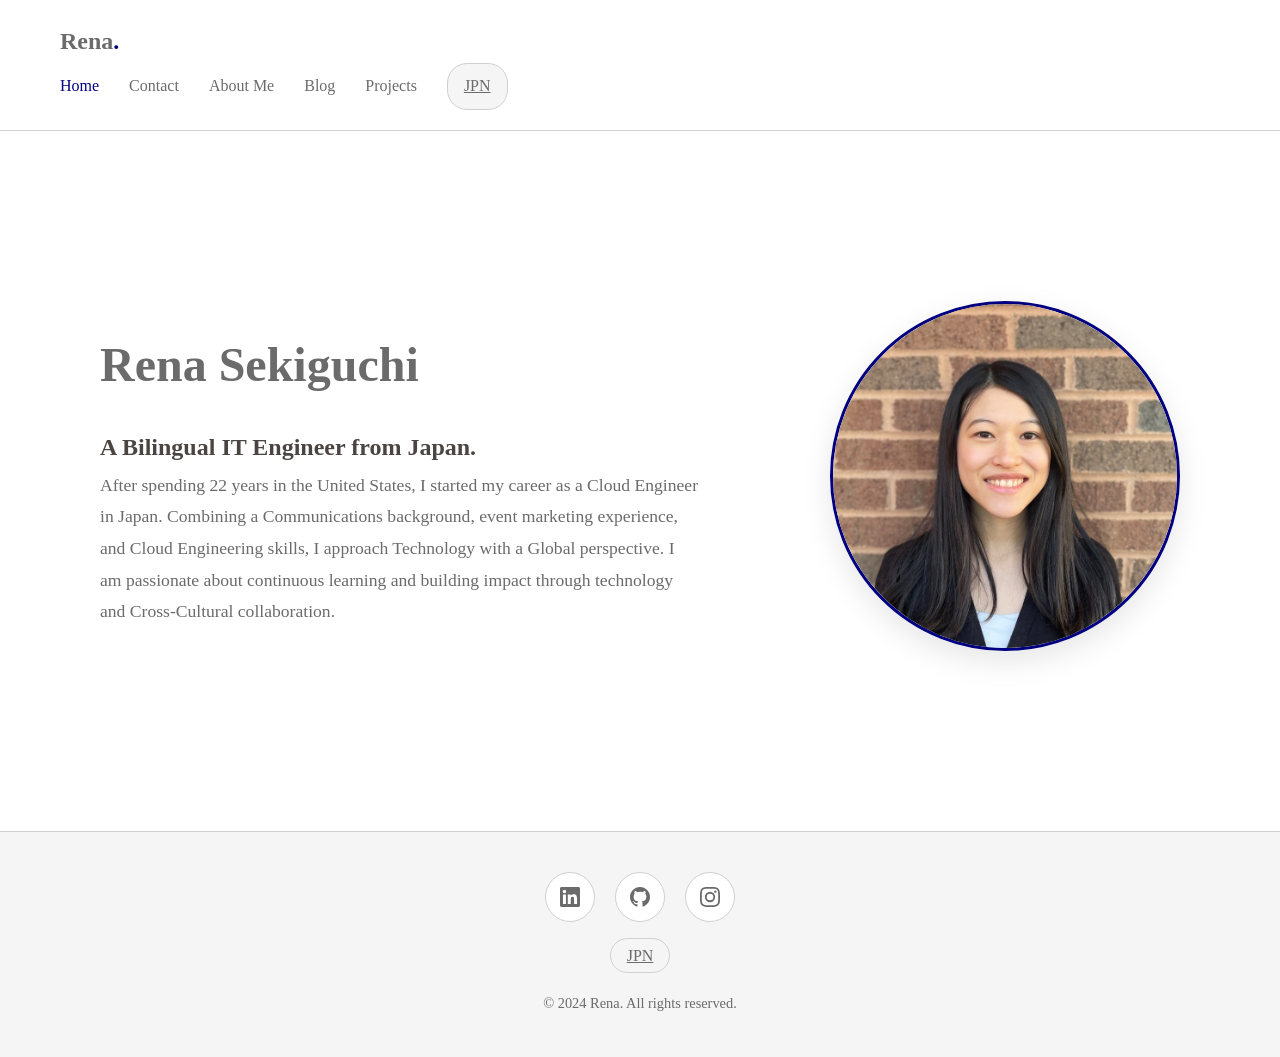
<file: index.html>
<!DOCTYPE html>
<html lang="en">
<head>
    <meta charset="UTF-8">
    <meta name="viewport" content="width=device-width, initial-scale=1.0">
    <title>Rena's Portfolio | Home</title>
    <link rel="stylesheet" href="css/renas-portfolio.css">
</head>
<body>
    <!-- Header -->
    <header>
        <div class="logo">Rena<span>.</span></div>
        <div class="header-right">
            <nav>
                <ul>
                    <li><a href="index.html" class="nav-link active">Home</a></li>
                    <li><a href="contact.html" class="nav-link">Contact</a></li>
                    <li><a href="about.html" class="nav-link">About Me</a></li>
                    <li><a href="blog.html" class="nav-link">Blog</a></li>
                    <li><a href="projects.html" class="nav-link">Projects</a></li>
                </ul>
            </nav>
            <a href="index.jpn.html" class="lang-toggle">JPN</a>
        </div>
    </header>

    <!-- Main Content -->
    <main>
        <section class="page active">
            <div class="home-content">
                <div class="home-text">
                    <h1>Rena Sekiguchi</h1>
                    <h2>A Bilingual IT Engineer from Japan.</h2>
                    <p>After spending 22 years in the United States, I started my career as a Cloud Engineer in Japan. Combining a Communications background, event marketing experience, and Cloud Engineering skills, I approach Technology with a Global perspective. I am passionate about continuous learning and building impact through technology and Cross-Cultural collaboration.</p>
                </div>
                <div class="profile-image">
                    <img src="./img/renas-profile-pic.jpg" alt="Rena's Profile Picture">
                </div>
            </div>
        </section>
    </main>

    <!-- Footer -->
    <footer>
        <div class="social-links">
            <a href="https://linkedin.com" target="_blank" title="LinkedIn">
                <svg width="20" height="20" fill="currentColor" viewBox="0 0 24 24">
                    <path d="M20.447 20.452h-3.554v-5.569c0-1.328-.027-3.037-1.852-3.037-1.853 0-2.136 1.445-2.136 2.939v5.667H9.351V9h3.414v1.561h.046c.477-.9 1.637-1.85 3.37-1.85 3.601 0 4.267 2.37 4.267 5.455v6.286zM5.337 7.433c-1.144 0-2.063-.926-2.063-2.065 0-1.138.92-2.063 2.063-2.063 1.14 0 2.064.925 2.064 2.063 0 1.139-.925 2.065-2.064 2.065zm1.782 13.019H3.555V9h3.564v11.452zM22.225 0H1.771C.792 0 0 .774 0 1.729v20.542C0 23.227.792 24 1.771 24h20.451C23.2 24 24 23.227 24 22.271V1.729C24 .774 23.2 0 22.222 0h.003z"/>
                </svg>
            </a>
            <a href="https://github.com" target="_blank" title="GitHub">
                <svg width="20" height="20" fill="currentColor" viewBox="0 0 24 24">
                    <path d="M12 0C5.374 0 0 5.373 0 12c0 5.302 3.438 9.8 8.207 11.387.599.111.793-.261.793-.577v-2.234c-3.338.726-4.033-1.416-4.033-1.416-.546-1.387-1.333-1.756-1.333-1.756-1.089-.745.083-.729.083-.729 1.205.084 1.839 1.237 1.839 1.237 1.07 1.834 2.807 1.304 3.492.997.107-.775.418-1.305.762-1.604-2.665-.305-5.467-1.334-5.467-5.931 0-1.311.469-2.381 1.236-3.221-.124-.303-.535-1.524.117-3.176 0 0 1.008-.322 3.301 1.23A11.509 11.509 0 0112 5.803c1.02.005 2.047.138 3.006.404 2.291-1.552 3.297-1.23 3.297-1.23.653 1.653.242 2.874.118 3.176.77.84 1.235 1.911 1.235 3.221 0 4.609-2.807 5.624-5.479 5.921.43.372.823 1.102.823 2.222v3.293c0 .319.192.694.801.576C20.566 21.797 24 17.3 24 12c0-6.627-5.373-12-12-12z"/>
                </svg>
            </a>
            <a href="https://instagram.com" target="_blank" title="Instagram">
                <svg width="20" height="20" fill="currentColor" viewBox="0 0 24 24">
                    <path d="M12 2.163c3.204 0 3.584.012 4.85.07 3.252.148 4.771 1.691 4.919 4.919.058 1.265.069 1.645.069 4.849 0 3.205-.012 3.584-.069 4.849-.149 3.225-1.664 4.771-4.919 4.919-1.266.058-1.644.07-4.85.07-3.204 0-3.584-.012-4.849-.07-3.26-.149-4.771-1.699-4.919-4.92-.058-1.265-.07-1.644-.07-4.849 0-3.204.013-3.583.07-4.849.149-3.227 1.664-4.771 4.919-4.919 1.266-.057 1.645-.069 4.849-.069zM12 0C8.741 0 8.333.014 7.053.072 2.695.272.273 2.69.073 7.052.014 8.333 0 8.741 0 12c0 3.259.014 3.668.072 4.948.2 4.358 2.618 6.78 6.98 6.98C8.333 23.986 8.741 24 12 24c3.259 0 3.668-.014 4.948-.072 4.354-.2 6.782-2.618 6.979-6.98.059-1.28.073-1.689.073-4.948 0-3.259-.014-3.667-.072-4.947-.196-4.354-2.617-6.78-6.979-6.98C15.668.014 15.259 0 12 0zm0 5.838a6.162 6.162 0 100 12.324 6.162 6.162 0 000-12.324zM12 16a4 4 0 110-8 4 4 0 010 8zm6.406-11.845a1.44 1.44 0 100 2.881 1.44 1.44 0 000-2.881z"/>
                </svg>
            </a>
        </div>
        <div class="footer-lang">
            <a href="index.jpn.html" class="lang-toggle">JPN</a>
        </div>
        <p class="copyright">&copy; 2024 Rena. All rights reserved.</p>
    </footer>
</body>
</html>
</file>
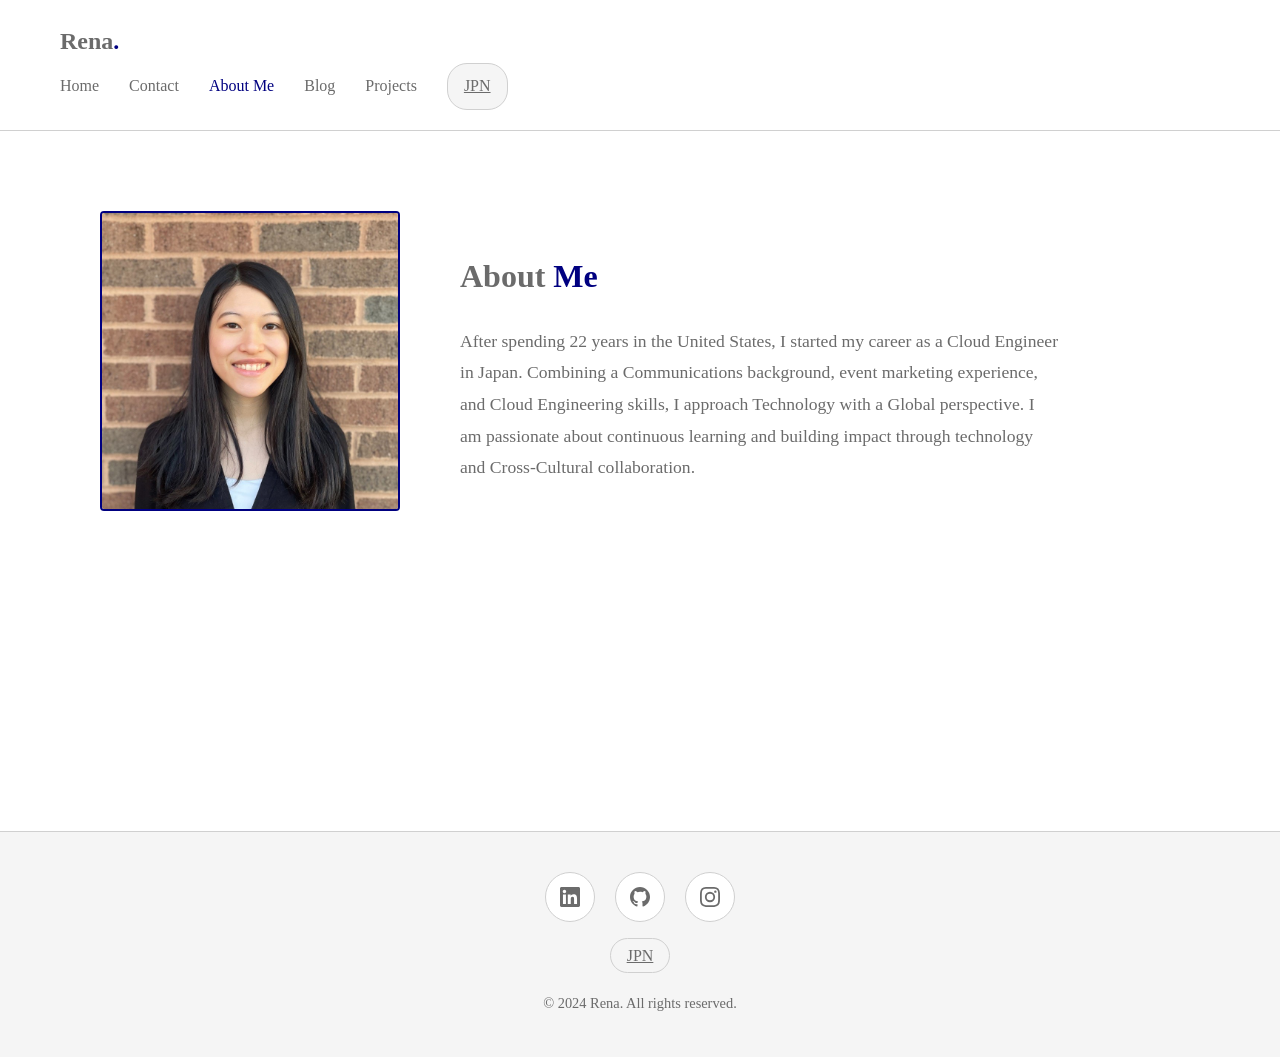
<file: about.html>
<!DOCTYPE html>
<html lang="en">
<head>
    <meta charset="UTF-8">
    <meta name="viewport" content="width=device-width, initial-scale=1.0">
    <title>Rena's Portfolio | About Me</title>
    <link rel="stylesheet" href="css/renas-portfolio.css">
</head>
<body>
    <!-- Header -->
    <header>
        <div class="logo">Rena<span>.</span></div>
        <div class="header-right">
            <nav>
                <ul>
                    <li><a href="index.html" class="nav-link">Home</a></li>
                    <li><a href="contact.html" class="nav-link">Contact</a></li>
                    <li><a href="about.html" class="nav-link active">About Me</a></li>
                    <li><a href="blog.html" class="nav-link">Blog</a></li>
                    <li><a href="projects.html" class="nav-link">Projects</a></li>
                </ul>
            </nav>
            <a href="about.jpn.html" class="lang-toggle">JPN</a>
        </div>
    </header>

    <!-- Main Content -->
    <main>
        <section class="page active">
            <div class="about-content">
                <div class="about-image">
                    <img src="./img/renas-profile-pic.jpg" alt="Rena's Profile Picture">
                </div>
                <div class="about-text">
                    <h2>About <span>Me</span></h2>
                    <p>After spending 22 years in the United States, I started my career as a Cloud Engineer in Japan. Combining a Communications background, event marketing experience, and Cloud Engineering skills, I approach Technology with a Global perspective. I am passionate about continuous learning and building impact through technology and Cross-Cultural collaboration.</p>
                </div>
            </div>
        </section>
    </main>

    <!-- Footer -->
    <footer>
        <div class="social-links">
            <a href="https://linkedin.com" target="_blank" title="LinkedIn">
                <svg width="20" height="20" fill="currentColor" viewBox="0 0 24 24">
                    <path d="M20.447 20.452h-3.554v-5.569c0-1.328-.027-3.037-1.852-3.037-1.853 0-2.136 1.445-2.136 2.939v5.667H9.351V9h3.414v1.561h.046c.477-.9 1.637-1.85 3.37-1.85 3.601 0 4.267 2.37 4.267 5.455v6.286zM5.337 7.433c-1.144 0-2.063-.926-2.063-2.065 0-1.138.92-2.063 2.063-2.063 1.14 0 2.064.925 2.064 2.063 0 1.139-.925 2.065-2.064 2.065zm1.782 13.019H3.555V9h3.564v11.452zM22.225 0H1.771C.792 0 0 .774 0 1.729v20.542C0 23.227.792 24 1.771 24h20.451C23.2 24 24 23.227 24 22.271V1.729C24 .774 23.2 0 22.222 0h.003z"/>
                </svg>
            </a>
            <a href="https://github.com" target="_blank" title="GitHub">
                <svg width="20" height="20" fill="currentColor" viewBox="0 0 24 24">
                    <path d="M12 0C5.374 0 0 5.373 0 12c0 5.302 3.438 9.8 8.207 11.387.599.111.793-.261.793-.577v-2.234c-3.338.726-4.033-1.416-4.033-1.416-.546-1.387-1.333-1.756-1.333-1.756-1.089-.745.083-.729.083-.729 1.205.084 1.839 1.237 1.839 1.237 1.07 1.834 2.807 1.304 3.492.997.107-.775.418-1.305.762-1.604-2.665-.305-5.467-1.334-5.467-5.931 0-1.311.469-2.381 1.236-3.221-.124-.303-.535-1.524.117-3.176 0 0 1.008-.322 3.301 1.23A11.509 11.509 0 0112 5.803c1.02.005 2.047.138 3.006.404 2.291-1.552 3.297-1.23 3.297-1.23.653 1.653.242 2.874.118 3.176.77.84 1.235 1.911 1.235 3.221 0 4.609-2.807 5.624-5.479 5.921.43.372.823 1.102.823 2.222v3.293c0 .319.192.694.801.576C20.566 21.797 24 17.3 24 12c0-6.627-5.373-12-12-12z"/>
                </svg>
            </a>
            <a href="https://instagram.com" target="_blank" title="Instagram">
                <svg width="20" height="20" fill="currentColor" viewBox="0 0 24 24">
                    <path d="M12 2.163c3.204 0 3.584.012 4.85.07 3.252.148 4.771 1.691 4.919 4.919.058 1.265.069 1.645.069 4.849 0 3.205-.012 3.584-.069 4.849-.149 3.225-1.664 4.771-4.919 4.919-1.266.058-1.644.07-4.85.07-3.204 0-3.584-.012-4.849-.07-3.26-.149-4.771-1.699-4.919-4.92-.058-1.265-.07-1.644-.07-4.849 0-3.204.013-3.583.07-4.849.149-3.227 1.664-4.771 4.919-4.919 1.266-.057 1.645-.069 4.849-.069zM12 0C8.741 0 8.333.014 7.053.072 2.695.272.273 2.69.073 7.052.014 8.333 0 8.741 0 12c0 3.259.014 3.668.072 4.948.2 4.358 2.618 6.78 6.98 6.98C8.333 23.986 8.741 24 12 24c3.259 0 3.668-.014 4.948-.072 4.354-.2 6.782-2.618 6.979-6.98.059-1.28.073-1.689.073-4.948 0-3.259-.014-3.667-.072-4.947-.196-4.354-2.617-6.78-6.979-6.98C15.668.014 15.259 0 12 0zm0 5.838a6.162 6.162 0 100 12.324 6.162 6.162 0 000-12.324zM12 16a4 4 0 110-8 4 4 0 010 8zm6.406-11.845a1.44 1.44 0 100 2.881 1.44 1.44 0 000-2.881z"/>
                </svg>
            </a>
        </div>
        <div class="footer-lang">
            <a href="about.jpn.html" class="lang-toggle">JPN</a>
        </div>
        <p class="copyright">&copy; 2024 Rena. All rights reserved.</p>
    </footer>
</body>
</html>
</file>
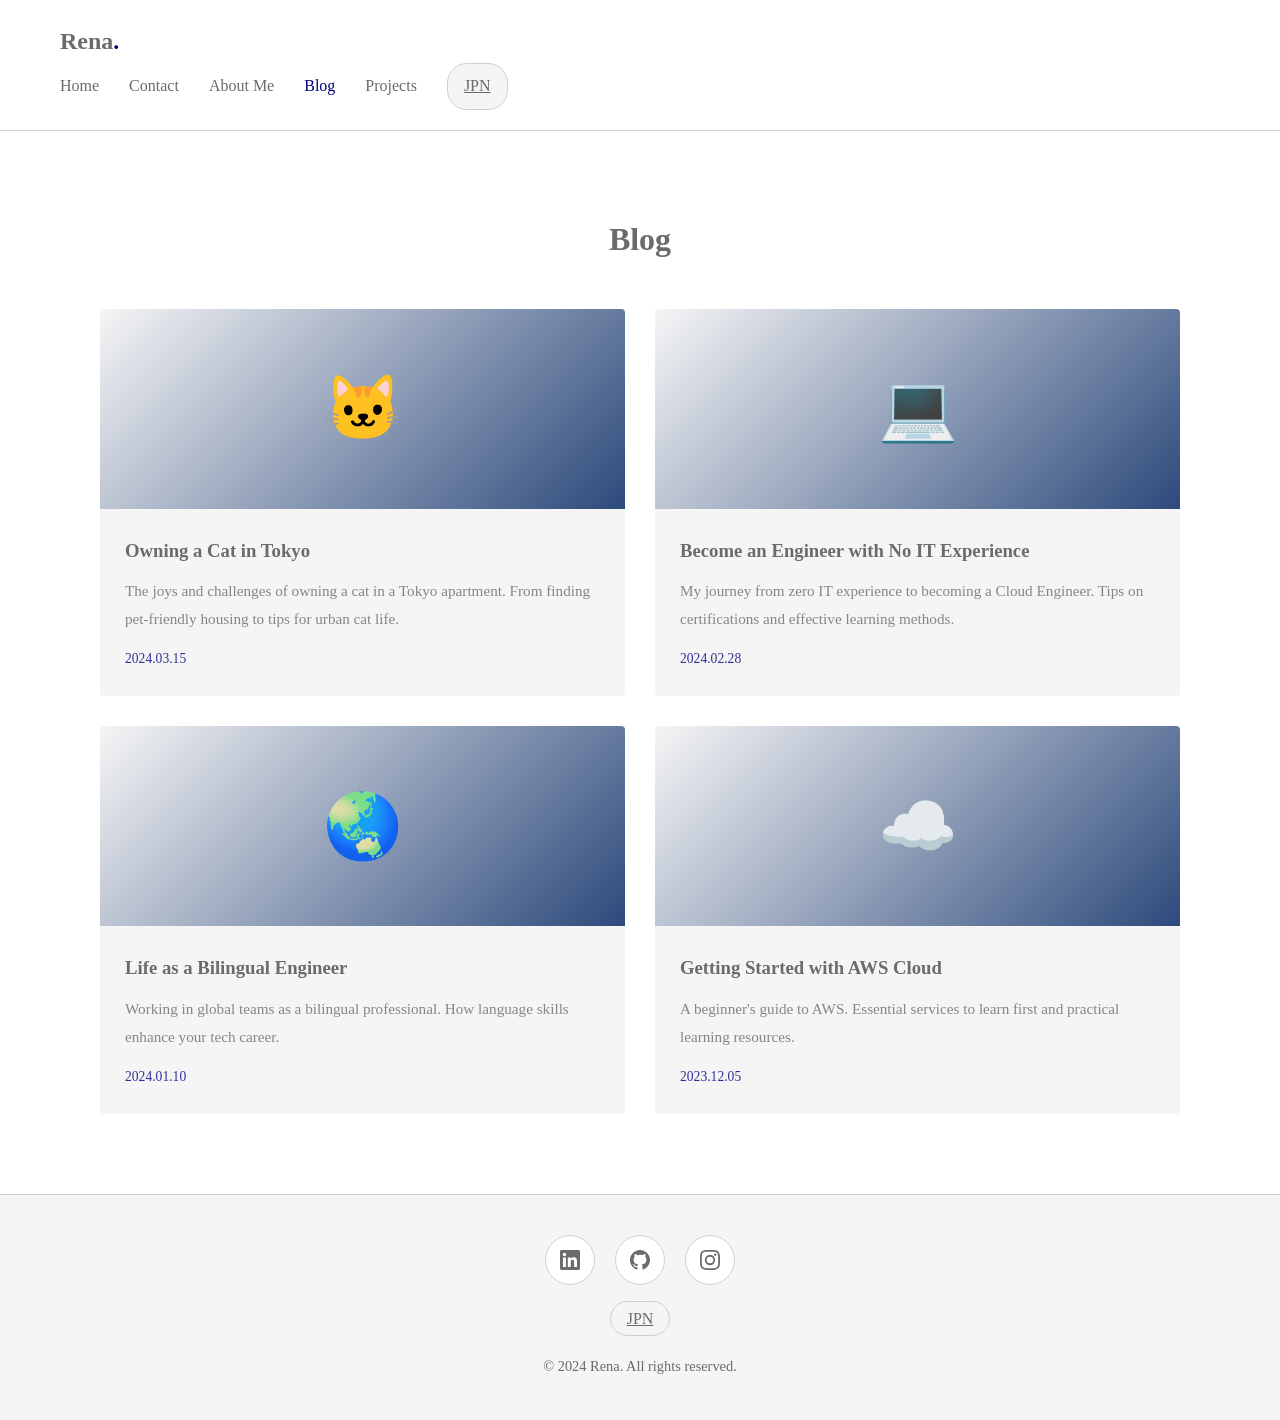
<file: blog.html>
<!DOCTYPE html>
<html lang="en">
<head>
    <meta charset="UTF-8">
    <meta name="viewport" content="width=device-width, initial-scale=1.0">
    <title>Rena's Portfolio | Blog</title>
    <link rel="stylesheet" href="css/renas-portfolio.css">
</head>
<body>
    <!-- Header -->
    <header>
        <div class="logo">Rena<span>.</span></div>
        <div class="header-right">
            <nav>
                <ul>
                    <li><a href="index.html" class="nav-link">Home</a></li>
                    <li><a href="contact.html" class="nav-link">Contact</a></li>
                    <li><a href="about.html" class="nav-link">About Me</a></li>
                    <li><a href="blog.html" class="nav-link active">Blog</a></li>
                    <li><a href="projects.html" class="nav-link">Projects</a></li>
                </ul>
            </nav>
            <a href="blog.jpn.html" class="lang-toggle">JPN</a>
        </div>
    </header>

    <!-- Main Content -->
    <main>
        <section class="page active">
            <div class="blog-content">
                <h2>Blog</h2>
                <div class="blog-grid">
                    <article class="blog-card">
                        <div class="blog-card-image">🐱</div>
                        <div class="blog-card-content">
                            <h3>Owning a Cat in Tokyo</h3>
                            <p>The joys and challenges of owning a cat in a Tokyo apartment. From finding pet-friendly housing to tips for urban cat life.</p>
                            <p class="date">2024.03.15</p>
                        </div>
                    </article>
                    <article class="blog-card">
                        <div class="blog-card-image">💻</div>
                        <div class="blog-card-content">
                            <h3>Become an Engineer with No IT Experience</h3>
                            <p>My journey from zero IT experience to becoming a Cloud Engineer. Tips on certifications and effective learning methods.</p>
                            <p class="date">2024.02.28</p>
                        </div>
                    </article>
                    <article class="blog-card">
                        <div class="blog-card-image">🌏</div>
                        <div class="blog-card-content">
                            <h3>Life as a Bilingual Engineer</h3>
                            <p>Working in global teams as a bilingual professional. How language skills enhance your tech career.</p>
                            <p class="date">2024.01.10</p>
                        </div>
                    </article>
                    <article class="blog-card">
                        <div class="blog-card-image">☁️</div>
                        <div class="blog-card-content">
                            <h3>Getting Started with AWS Cloud</h3>
                            <p>A beginner's guide to AWS. Essential services to learn first and practical learning resources.</p>
                            <p class="date">2023.12.05</p>
                        </div>
                    </article>
                </div>
            </div>
        </section>
    </main>

    <!-- Footer -->
    <footer>
        <div class="social-links">
            <a href="https://linkedin.com" target="_blank" title="LinkedIn">
                <svg width="20" height="20" fill="currentColor" viewBox="0 0 24 24">
                    <path d="M20.447 20.452h-3.554v-5.569c0-1.328-.027-3.037-1.852-3.037-1.853 0-2.136 1.445-2.136 2.939v5.667H9.351V9h3.414v1.561h.046c.477-.9 1.637-1.85 3.37-1.85 3.601 0 4.267 2.37 4.267 5.455v6.286zM5.337 7.433c-1.144 0-2.063-.926-2.063-2.065 0-1.138.92-2.063 2.063-2.063 1.14 0 2.064.925 2.064 2.063 0 1.139-.925 2.065-2.064 2.065zm1.782 13.019H3.555V9h3.564v11.452zM22.225 0H1.771C.792 0 0 .774 0 1.729v20.542C0 23.227.792 24 1.771 24h20.451C23.2 24 24 23.227 24 22.271V1.729C24 .774 23.2 0 22.222 0h.003z"/>
                </svg>
            </a>
            <a href="https://github.com" target="_blank" title="GitHub">
                <svg width="20" height="20" fill="currentColor" viewBox="0 0 24 24">
                    <path d="M12 0C5.374 0 0 5.373 0 12c0 5.302 3.438 9.8 8.207 11.387.599.111.793-.261.793-.577v-2.234c-3.338.726-4.033-1.416-4.033-1.416-.546-1.387-1.333-1.756-1.333-1.756-1.089-.745.083-.729.083-.729 1.205.084 1.839 1.237 1.839 1.237 1.07 1.834 2.807 1.304 3.492.997.107-.775.418-1.305.762-1.604-2.665-.305-5.467-1.334-5.467-5.931 0-1.311.469-2.381 1.236-3.221-.124-.303-.535-1.524.117-3.176 0 0 1.008-.322 3.301 1.23A11.509 11.509 0 0112 5.803c1.02.005 2.047.138 3.006.404 2.291-1.552 3.297-1.23 3.297-1.23.653 1.653.242 2.874.118 3.176.77.84 1.235 1.911 1.235 3.221 0 4.609-2.807 5.624-5.479 5.921.43.372.823 1.102.823 2.222v3.293c0 .319.192.694.801.576C20.566 21.797 24 17.3 24 12c0-6.627-5.373-12-12-12z"/>
                </svg>
            </a>
            <a href="https://instagram.com" target="_blank" title="Instagram">
                <svg width="20" height="20" fill="currentColor" viewBox="0 0 24 24">
                    <path d="M12 2.163c3.204 0 3.584.012 4.85.07 3.252.148 4.771 1.691 4.919 4.919.058 1.265.069 1.645.069 4.849 0 3.205-.012 3.584-.069 4.849-.149 3.225-1.664 4.771-4.919 4.919-1.266.058-1.644.07-4.85.07-3.204 0-3.584-.012-4.849-.07-3.26-.149-4.771-1.699-4.919-4.92-.058-1.265-.07-1.644-.07-4.849 0-3.204.013-3.583.07-4.849.149-3.227 1.664-4.771 4.919-4.919 1.266-.057 1.645-.069 4.849-.069zM12 0C8.741 0 8.333.014 7.053.072 2.695.272.273 2.69.073 7.052.014 8.333 0 8.741 0 12c0 3.259.014 3.668.072 4.948.2 4.358 2.618 6.78 6.98 6.98C8.333 23.986 8.741 24 12 24c3.259 0 3.668-.014 4.948-.072 4.354-.2 6.782-2.618 6.979-6.98.059-1.28.073-1.689.073-4.948 0-3.259-.014-3.667-.072-4.947-.196-4.354-2.617-6.78-6.979-6.98C15.668.014 15.259 0 12 0zm0 5.838a6.162 6.162 0 100 12.324 6.162 6.162 0 000-12.324zM12 16a4 4 0 110-8 4 4 0 010 8zm6.406-11.845a1.44 1.44 0 100 2.881 1.44 1.44 0 000-2.881z"/>
                </svg>
            </a>
        </div>
        <div class="footer-lang">
            <a href="blog.jpn.html" class="lang-toggle">JPN</a>
        </div>
        <p class="copyright">&copy; 2024 Rena. All rights reserved.</p>
    </footer>
</body>
</html>
</file>
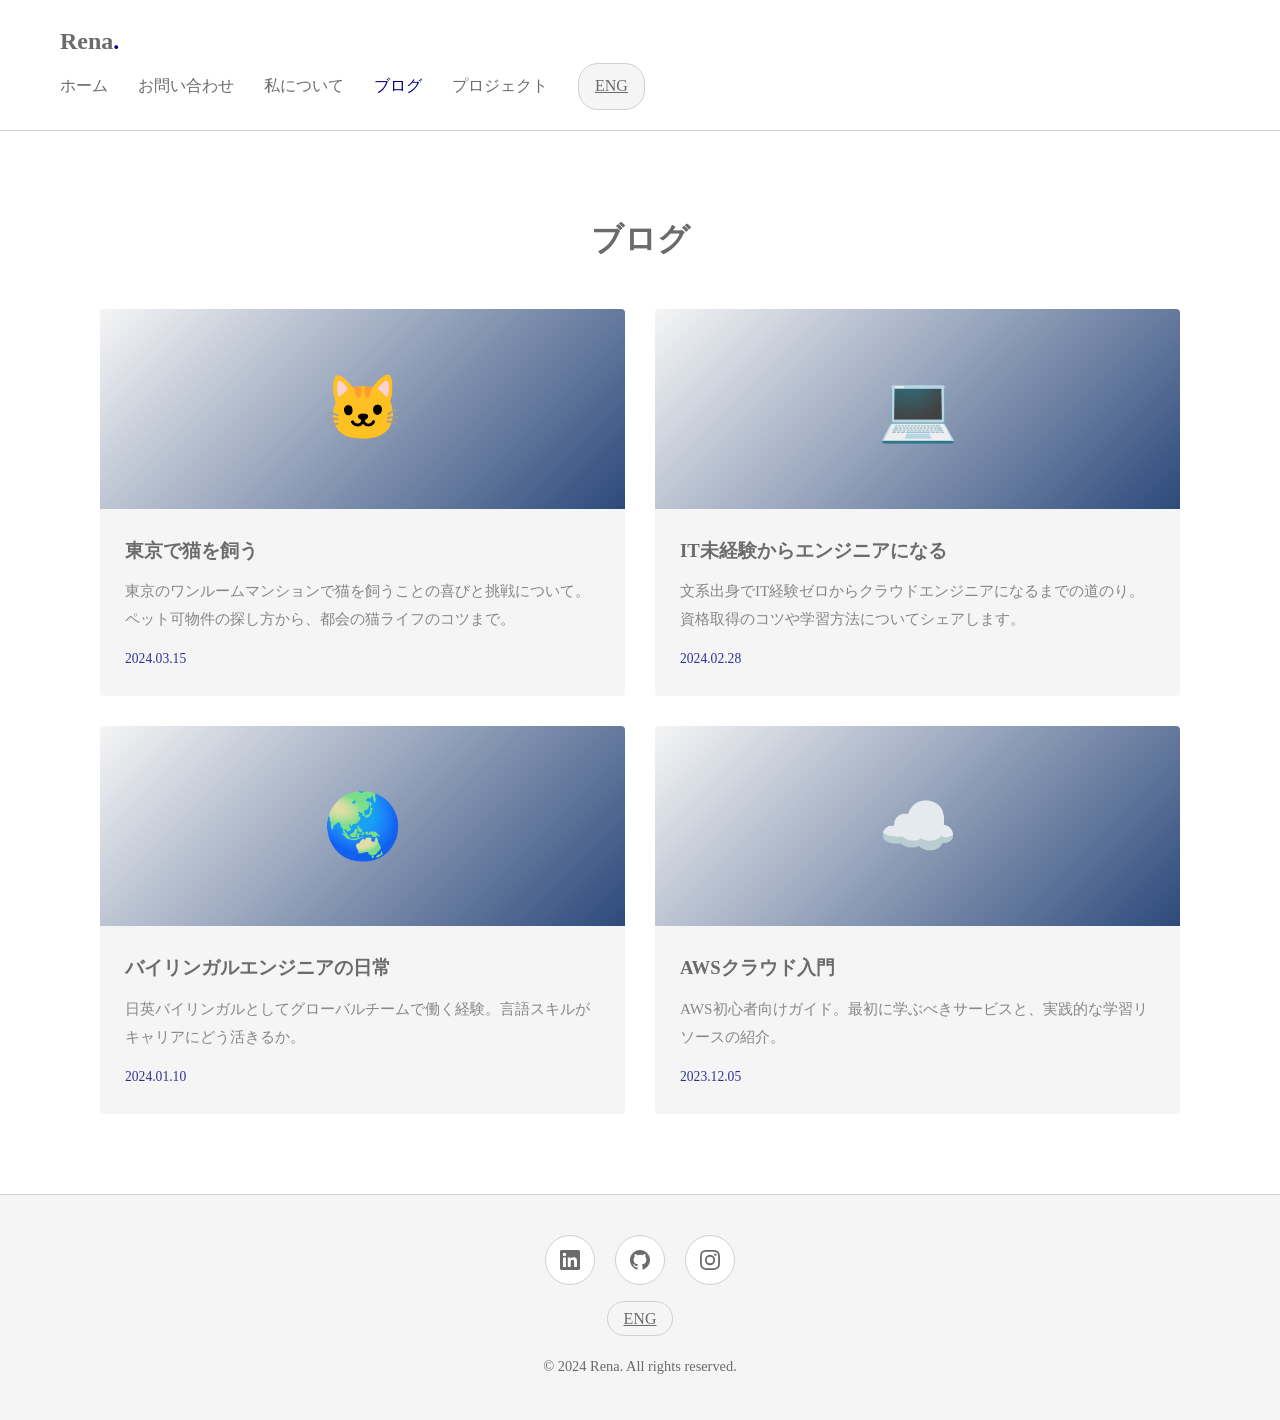
<file: blog.jpn.html>
<!DOCTYPE html>
<html lang="ja">
<head>
    <meta charset="UTF-8">
    <meta name="viewport" content="width=device-width, initial-scale=1.0">
    <title>Rena's Portfolio | ブログ</title>
    <link rel="stylesheet" href="renas-portfolio.css">
</head>
<body>
    <!-- Header -->
    <header>
        <div class="logo">Rena<span>.</span></div>
        <div class="header-right">
            <nav>
                <ul>
                    <li><a href="index.jpn.html" class="nav-link">ホーム</a></li>
                    <li><a href="contact.jpn.html" class="nav-link">お問い合わせ</a></li>
                    <li><a href="about.jpn.html" class="nav-link">私について</a></li>
                    <li><a href="blog.jpn.html" class="nav-link active">ブログ</a></li>
                    <li><a href="projects.jpn.html" class="nav-link">プロジェクト</a></li>
                </ul>
            </nav>
            <a href="blog.html" class="lang-toggle">ENG</a>
        </div>
    </header>

    <!-- Main Content -->
    <main>
        <section class="page active">
            <div class="blog-content">
                <h2>ブログ</h2>
                <div class="blog-grid">
                    <article class="blog-card">
                        <div class="blog-card-image">🐱</div>
                        <div class="blog-card-content">
                            <h3>東京で猫を飼う</h3>
                            <p>東京のワンルームマンションで猫を飼うことの喜びと挑戦について。ペット可物件の探し方から、都会の猫ライフのコツまで。</p>
                            <p class="date">2024.03.15</p>
                        </div>
                    </article>
                    <article class="blog-card">
                        <div class="blog-card-image">💻</div>
                        <div class="blog-card-content">
                            <h3>IT未経験からエンジニアになる</h3>
                            <p>文系出身でIT経験ゼロからクラウドエンジニアになるまでの道のり。資格取得のコツや学習方法についてシェアします。</p>
                            <p class="date">2024.02.28</p>
                        </div>
                    </article>
                    <article class="blog-card">
                        <div class="blog-card-image">🌏</div>
                        <div class="blog-card-content">
                            <h3>バイリンガルエンジニアの日常</h3>
                            <p>日英バイリンガルとしてグローバルチームで働く経験。言語スキルがキャリアにどう活きるか。</p>
                            <p class="date">2024.01.10</p>
                        </div>
                    </article>
                    <article class="blog-card">
                        <div class="blog-card-image">☁️</div>
                        <div class="blog-card-content">
                            <h3>AWSクラウド入門</h3>
                            <p>AWS初心者向けガイド。最初に学ぶべきサービスと、実践的な学習リソースの紹介。</p>
                            <p class="date">2023.12.05</p>
                        </div>
                    </article>
                </div>
            </div>
        </section>
    </main>

    <!-- Footer -->
    <footer>
        <div class="social-links">
            <a href="https://linkedin.com" target="_blank" title="LinkedIn">
                <svg width="20" height="20" fill="currentColor" viewBox="0 0 24 24">
                    <path d="M20.447 20.452h-3.554v-5.569c0-1.328-.027-3.037-1.852-3.037-1.853 0-2.136 1.445-2.136 2.939v5.667H9.351V9h3.414v1.561h.046c.477-.9 1.637-1.85 3.37-1.85 3.601 0 4.267 2.37 4.267 5.455v6.286zM5.337 7.433c-1.144 0-2.063-.926-2.063-2.065 0-1.138.92-2.063 2.063-2.063 1.14 0 2.064.925 2.064 2.063 0 1.139-.925 2.065-2.064 2.065zm1.782 13.019H3.555V9h3.564v11.452zM22.225 0H1.771C.792 0 0 .774 0 1.729v20.542C0 23.227.792 24 1.771 24h20.451C23.2 24 24 23.227 24 22.271V1.729C24 .774 23.2 0 22.222 0h.003z"/>
                </svg>
            </a>
            <a href="https://github.com" target="_blank" title="GitHub">
                <svg width="20" height="20" fill="currentColor" viewBox="0 0 24 24">
                    <path d="M12 0C5.374 0 0 5.373 0 12c0 5.302 3.438 9.8 8.207 11.387.599.111.793-.261.793-.577v-2.234c-3.338.726-4.033-1.416-4.033-1.416-.546-1.387-1.333-1.756-1.333-1.756-1.089-.745.083-.729.083-.729 1.205.084 1.839 1.237 1.839 1.237 1.07 1.834 2.807 1.304 3.492.997.107-.775.418-1.305.762-1.604-2.665-.305-5.467-1.334-5.467-5.931 0-1.311.469-2.381 1.236-3.221-.124-.303-.535-1.524.117-3.176 0 0 1.008-.322 3.301 1.23A11.509 11.509 0 0112 5.803c1.02.005 2.047.138 3.006.404 2.291-1.552 3.297-1.23 3.297-1.23.653 1.653.242 2.874.118 3.176.77.84 1.235 1.911 1.235 3.221 0 4.609-2.807 5.624-5.479 5.921.43.372.823 1.102.823 2.222v3.293c0 .319.192.694.801.576C20.566 21.797 24 17.3 24 12c0-6.627-5.373-12-12-12z"/>
                </svg>
            </a>
            <a href="https://instagram.com" target="_blank" title="Instagram">
                <svg width="20" height="20" fill="currentColor" viewBox="0 0 24 24">
                    <path d="M12 2.163c3.204 0 3.584.012 4.85.07 3.252.148 4.771 1.691 4.919 4.919.058 1.265.069 1.645.069 4.849 0 3.205-.012 3.584-.069 4.849-.149 3.225-1.664 4.771-4.919 4.919-1.266.058-1.644.07-4.85.07-3.204 0-3.584-.012-4.849-.07-3.26-.149-4.771-1.699-4.919-4.92-.058-1.265-.07-1.644-.07-4.849 0-3.204.013-3.583.07-4.849.149-3.227 1.664-4.771 4.919-4.919 1.266-.057 1.645-.069 4.849-.069zM12 0C8.741 0 8.333.014 7.053.072 2.695.272.273 2.69.073 7.052.014 8.333 0 8.741 0 12c0 3.259.014 3.668.072 4.948.2 4.358 2.618 6.78 6.98 6.98C8.333 23.986 8.741 24 12 24c3.259 0 3.668-.014 4.948-.072 4.354-.2 6.782-2.618 6.979-6.98.059-1.28.073-1.689.073-4.948 0-3.259-.014-3.667-.072-4.947-.196-4.354-2.617-6.78-6.979-6.98C15.668.014 15.259 0 12 0zm0 5.838a6.162 6.162 0 100 12.324 6.162 6.162 0 000-12.324zM12 16a4 4 0 110-8 4 4 0 010 8zm6.406-11.845a1.44 1.44 0 100 2.881 1.44 1.44 0 000-2.881z"/>
                </svg>
            </a>
        </div>
        <div class="footer-lang">
            <a href="blog.html" class="lang-toggle">ENG</a>
        </div>
        <p class="copyright">&copy; 2024 Rena. All rights reserved.</p>
    </footer>
</body>
</html>
</file>
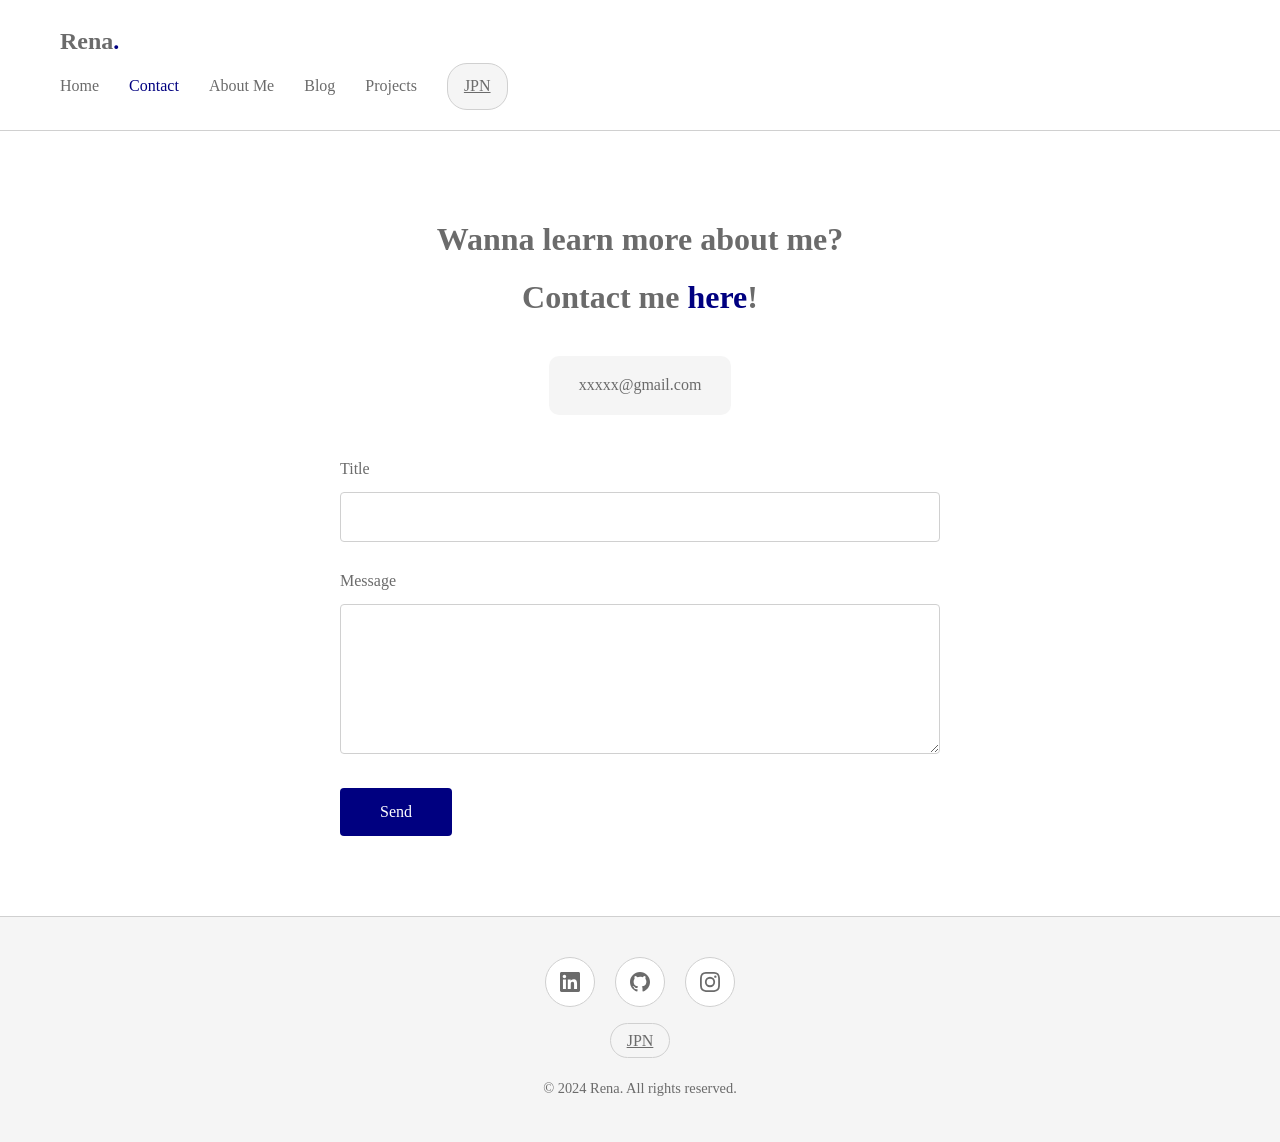
<file: contact.html>
<!DOCTYPE html>
<html lang="en">
<head>
    <meta charset="UTF-8">
    <meta name="viewport" content="width=device-width, initial-scale=1.0">
    <title>Rena's Portfolio | Contact</title>
    <link rel="stylesheet" href="css/renas-portfolio.css">
</head>
<body>
    <!-- Header -->
    <header>
        <div class="logo">Rena<span>.</span></div>
        <div class="header-right">
            <nav>
                <ul>
                    <li><a href="index.html" class="nav-link">Home</a></li>
                    <li><a href="contact.html" class="nav-link active">Contact</a></li>
                    <li><a href="about.html" class="nav-link">About Me</a></li>
                    <li><a href="blog.html" class="nav-link">Blog</a></li>
                    <li><a href="projects.html" class="nav-link">Projects</a></li>
                </ul>
            </nav>
            <a href="contact.jpn.html" class="lang-toggle">JPN</a>
        </div>
    </header>

    <!-- Main Content -->
    <main>
        <section class="page active">
            <div class="contact-content">
                <h2>Wanna learn more about me?<br>Contact me <span>here</span>!</h2>
                <div class="contact-email">
                    <a href="mailto:xxxxx@gmail.com">xxxxx@gmail.com</a>
                </div>
                <form class="contact-form">
                    <div class="form-group">
                        <label for="title">Title</label>
                        <input type="text" id="title" name="title">
                    </div>
                    <div class="form-group">
                        <label for="message">Message</label>
                        <textarea id="message" name="message"></textarea>
                    </div>
                    <button type="submit" class="submit-btn">Send</button>
                </form>
            </div>
        </section>
    </main>

    <!-- Footer -->
    <footer>
        <div class="social-links">
            <a href="https://linkedin.com" target="_blank" title="LinkedIn">
                <svg width="20" height="20" fill="currentColor" viewBox="0 0 24 24">
                    <path d="M20.447 20.452h-3.554v-5.569c0-1.328-.027-3.037-1.852-3.037-1.853 0-2.136 1.445-2.136 2.939v5.667H9.351V9h3.414v1.561h.046c.477-.9 1.637-1.85 3.37-1.85 3.601 0 4.267 2.37 4.267 5.455v6.286zM5.337 7.433c-1.144 0-2.063-.926-2.063-2.065 0-1.138.92-2.063 2.063-2.063 1.14 0 2.064.925 2.064 2.063 0 1.139-.925 2.065-2.064 2.065zm1.782 13.019H3.555V9h3.564v11.452zM22.225 0H1.771C.792 0 0 .774 0 1.729v20.542C0 23.227.792 24 1.771 24h20.451C23.2 24 24 23.227 24 22.271V1.729C24 .774 23.2 0 22.222 0h.003z"/>
                </svg>
            </a>
            <a href="https://github.com" target="_blank" title="GitHub">
                <svg width="20" height="20" fill="currentColor" viewBox="0 0 24 24">
                    <path d="M12 0C5.374 0 0 5.373 0 12c0 5.302 3.438 9.8 8.207 11.387.599.111.793-.261.793-.577v-2.234c-3.338.726-4.033-1.416-4.033-1.416-.546-1.387-1.333-1.756-1.333-1.756-1.089-.745.083-.729.083-.729 1.205.084 1.839 1.237 1.839 1.237 1.07 1.834 2.807 1.304 3.492.997.107-.775.418-1.305.762-1.604-2.665-.305-5.467-1.334-5.467-5.931 0-1.311.469-2.381 1.236-3.221-.124-.303-.535-1.524.117-3.176 0 0 1.008-.322 3.301 1.23A11.509 11.509 0 0112 5.803c1.02.005 2.047.138 3.006.404 2.291-1.552 3.297-1.23 3.297-1.23.653 1.653.242 2.874.118 3.176.77.84 1.235 1.911 1.235 3.221 0 4.609-2.807 5.624-5.479 5.921.43.372.823 1.102.823 2.222v3.293c0 .319.192.694.801.576C20.566 21.797 24 17.3 24 12c0-6.627-5.373-12-12-12z"/>
                </svg>
            </a>
            <a href="https://instagram.com" target="_blank" title="Instagram">
                <svg width="20" height="20" fill="currentColor" viewBox="0 0 24 24">
                    <path d="M12 2.163c3.204 0 3.584.012 4.85.07 3.252.148 4.771 1.691 4.919 4.919.058 1.265.069 1.645.069 4.849 0 3.205-.012 3.584-.069 4.849-.149 3.225-1.664 4.771-4.919 4.919-1.266.058-1.644.07-4.85.07-3.204 0-3.584-.012-4.849-.07-3.26-.149-4.771-1.699-4.919-4.92-.058-1.265-.07-1.644-.07-4.849 0-3.204.013-3.583.07-4.849.149-3.227 1.664-4.771 4.919-4.919 1.266-.057 1.645-.069 4.849-.069zM12 0C8.741 0 8.333.014 7.053.072 2.695.272.273 2.69.073 7.052.014 8.333 0 8.741 0 12c0 3.259.014 3.668.072 4.948.2 4.358 2.618 6.78 6.98 6.98C8.333 23.986 8.741 24 12 24c3.259 0 3.668-.014 4.948-.072 4.354-.2 6.782-2.618 6.979-6.98.059-1.28.073-1.689.073-4.948 0-3.259-.014-3.667-.072-4.947-.196-4.354-2.617-6.78-6.979-6.98C15.668.014 15.259 0 12 0zm0 5.838a6.162 6.162 0 100 12.324 6.162 6.162 0 000-12.324zM12 16a4 4 0 110-8 4 4 0 010 8zm6.406-11.845a1.44 1.44 0 100 2.881 1.44 1.44 0 000-2.881z"/>
                </svg>
            </a>
        </div>
        <div class="footer-lang">
            <a href="contact.jpn.html" class="lang-toggle">JPN</a>
        </div>
        <p class="copyright">&copy; 2024 Rena. All rights reserved.</p>
    </footer>
</body>
</html>
</file>
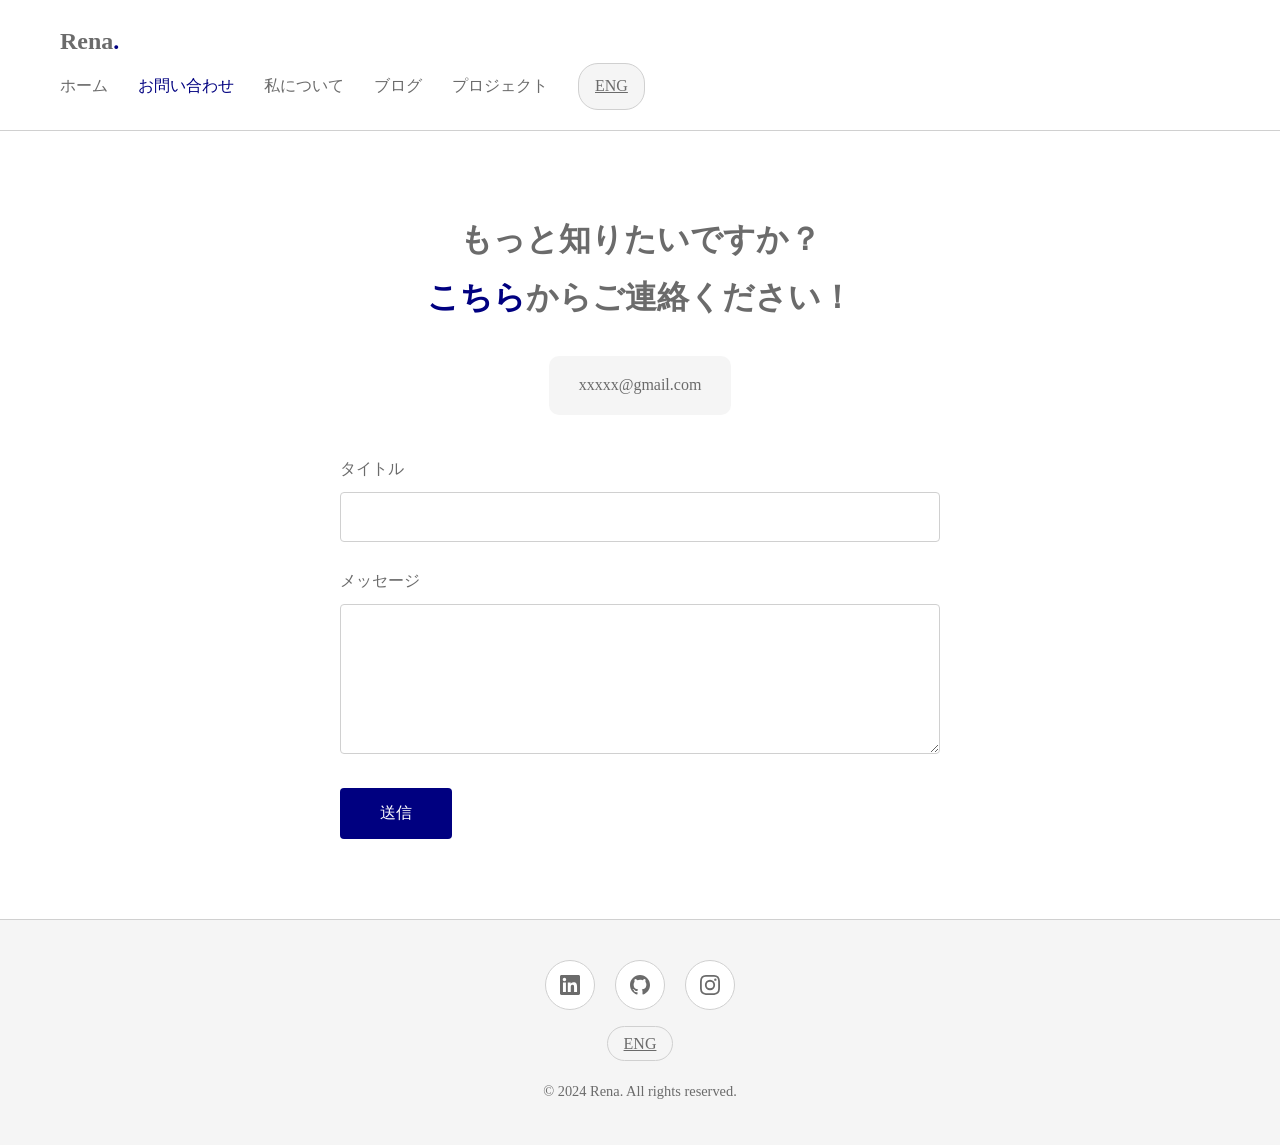
<file: contact.jpn.html>
<!DOCTYPE html>
<html lang="ja">
<head>
    <meta charset="UTF-8">
    <meta name="viewport" content="width=device-width, initial-scale=1.0">
    <title>Rena's Portfolio | お問い合わせ</title>
    <link rel="stylesheet" href="renas-portfolio.css">
</head>
<body>
    <!-- Header -->
    <header>
        <div class="logo">Rena<span>.</span></div>
        <div class="header-right">
            <nav>
                <ul>
                    <li><a href="index.jpn.html" class="nav-link">ホーム</a></li>
                    <li><a href="contact.jpn.html" class="nav-link active">お問い合わせ</a></li>
                    <li><a href="about.jpn.html" class="nav-link">私について</a></li>
                    <li><a href="blog.jpn.html" class="nav-link">ブログ</a></li>
                    <li><a href="projects.jpn.html" class="nav-link">プロジェクト</a></li>
                </ul>
            </nav>
            <a href="contact.html" class="lang-toggle">ENG</a>
        </div>
    </header>

    <!-- Main Content -->
    <main>
        <section class="page active">
            <div class="contact-content">
                <h2>もっと知りたいですか？<br><span>こちら</span>からご連絡ください！</h2>
                <div class="contact-email">
                    <a href="mailto:xxxxx@gmail.com">xxxxx@gmail.com</a>
                </div>
                <form class="contact-form">
                    <div class="form-group">
                        <label for="title">タイトル</label>
                        <input type="text" id="title" name="title">
                    </div>
                    <div class="form-group">
                        <label for="message">メッセージ</label>
                        <textarea id="message" name="message"></textarea>
                    </div>
                    <button type="submit" class="submit-btn">送信</button>
                </form>
            </div>
        </section>
    </main>

    <!-- Footer -->
    <footer>
        <div class="social-links">
            <a href="https://linkedin.com" target="_blank" title="LinkedIn">
                <svg width="20" height="20" fill="currentColor" viewBox="0 0 24 24">
                    <path d="M20.447 20.452h-3.554v-5.569c0-1.328-.027-3.037-1.852-3.037-1.853 0-2.136 1.445-2.136 2.939v5.667H9.351V9h3.414v1.561h.046c.477-.9 1.637-1.85 3.37-1.85 3.601 0 4.267 2.37 4.267 5.455v6.286zM5.337 7.433c-1.144 0-2.063-.926-2.063-2.065 0-1.138.92-2.063 2.063-2.063 1.14 0 2.064.925 2.064 2.063 0 1.139-.925 2.065-2.064 2.065zm1.782 13.019H3.555V9h3.564v11.452zM22.225 0H1.771C.792 0 0 .774 0 1.729v20.542C0 23.227.792 24 1.771 24h20.451C23.2 24 24 23.227 24 22.271V1.729C24 .774 23.2 0 22.222 0h.003z"/>
                </svg>
            </a>
            <a href="https://github.com" target="_blank" title="GitHub">
                <svg width="20" height="20" fill="currentColor" viewBox="0 0 24 24">
                    <path d="M12 0C5.374 0 0 5.373 0 12c0 5.302 3.438 9.8 8.207 11.387.599.111.793-.261.793-.577v-2.234c-3.338.726-4.033-1.416-4.033-1.416-.546-1.387-1.333-1.756-1.333-1.756-1.089-.745.083-.729.083-.729 1.205.084 1.839 1.237 1.839 1.237 1.07 1.834 2.807 1.304 3.492.997.107-.775.418-1.305.762-1.604-2.665-.305-5.467-1.334-5.467-5.931 0-1.311.469-2.381 1.236-3.221-.124-.303-.535-1.524.117-3.176 0 0 1.008-.322 3.301 1.23A11.509 11.509 0 0112 5.803c1.02.005 2.047.138 3.006.404 2.291-1.552 3.297-1.23 3.297-1.23.653 1.653.242 2.874.118 3.176.77.84 1.235 1.911 1.235 3.221 0 4.609-2.807 5.624-5.479 5.921.43.372.823 1.102.823 2.222v3.293c0 .319.192.694.801.576C20.566 21.797 24 17.3 24 12c0-6.627-5.373-12-12-12z"/>
                </svg>
            </a>
            <a href="https://instagram.com" target="_blank" title="Instagram">
                <svg width="20" height="20" fill="currentColor" viewBox="0 0 24 24">
                    <path d="M12 2.163c3.204 0 3.584.012 4.85.07 3.252.148 4.771 1.691 4.919 4.919.058 1.265.069 1.645.069 4.849 0 3.205-.012 3.584-.069 4.849-.149 3.225-1.664 4.771-4.919 4.919-1.266.058-1.644.07-4.85.07-3.204 0-3.584-.012-4.849-.07-3.26-.149-4.771-1.699-4.919-4.92-.058-1.265-.07-1.644-.07-4.849 0-3.204.013-3.583.07-4.849.149-3.227 1.664-4.771 4.919-4.919 1.266-.057 1.645-.069 4.849-.069zM12 0C8.741 0 8.333.014 7.053.072 2.695.272.273 2.69.073 7.052.014 8.333 0 8.741 0 12c0 3.259.014 3.668.072 4.948.2 4.358 2.618 6.78 6.98 6.98C8.333 23.986 8.741 24 12 24c3.259 0 3.668-.014 4.948-.072 4.354-.2 6.782-2.618 6.979-6.98.059-1.28.073-1.689.073-4.948 0-3.259-.014-3.667-.072-4.947-.196-4.354-2.617-6.78-6.979-6.98C15.668.014 15.259 0 12 0zm0 5.838a6.162 6.162 0 100 12.324 6.162 6.162 0 000-12.324zM12 16a4 4 0 110-8 4 4 0 010 8zm6.406-11.845a1.44 1.44 0 100 2.881 1.44 1.44 0 000-2.881z"/>
                </svg>
            </a>
        </div>
        <div class="footer-lang">
            <a href="contact.html" class="lang-toggle">ENG</a>
        </div>
        <p class="copyright">&copy; 2024 Rena. All rights reserved.</p>
    </footer>
</body>
</html>
</file>
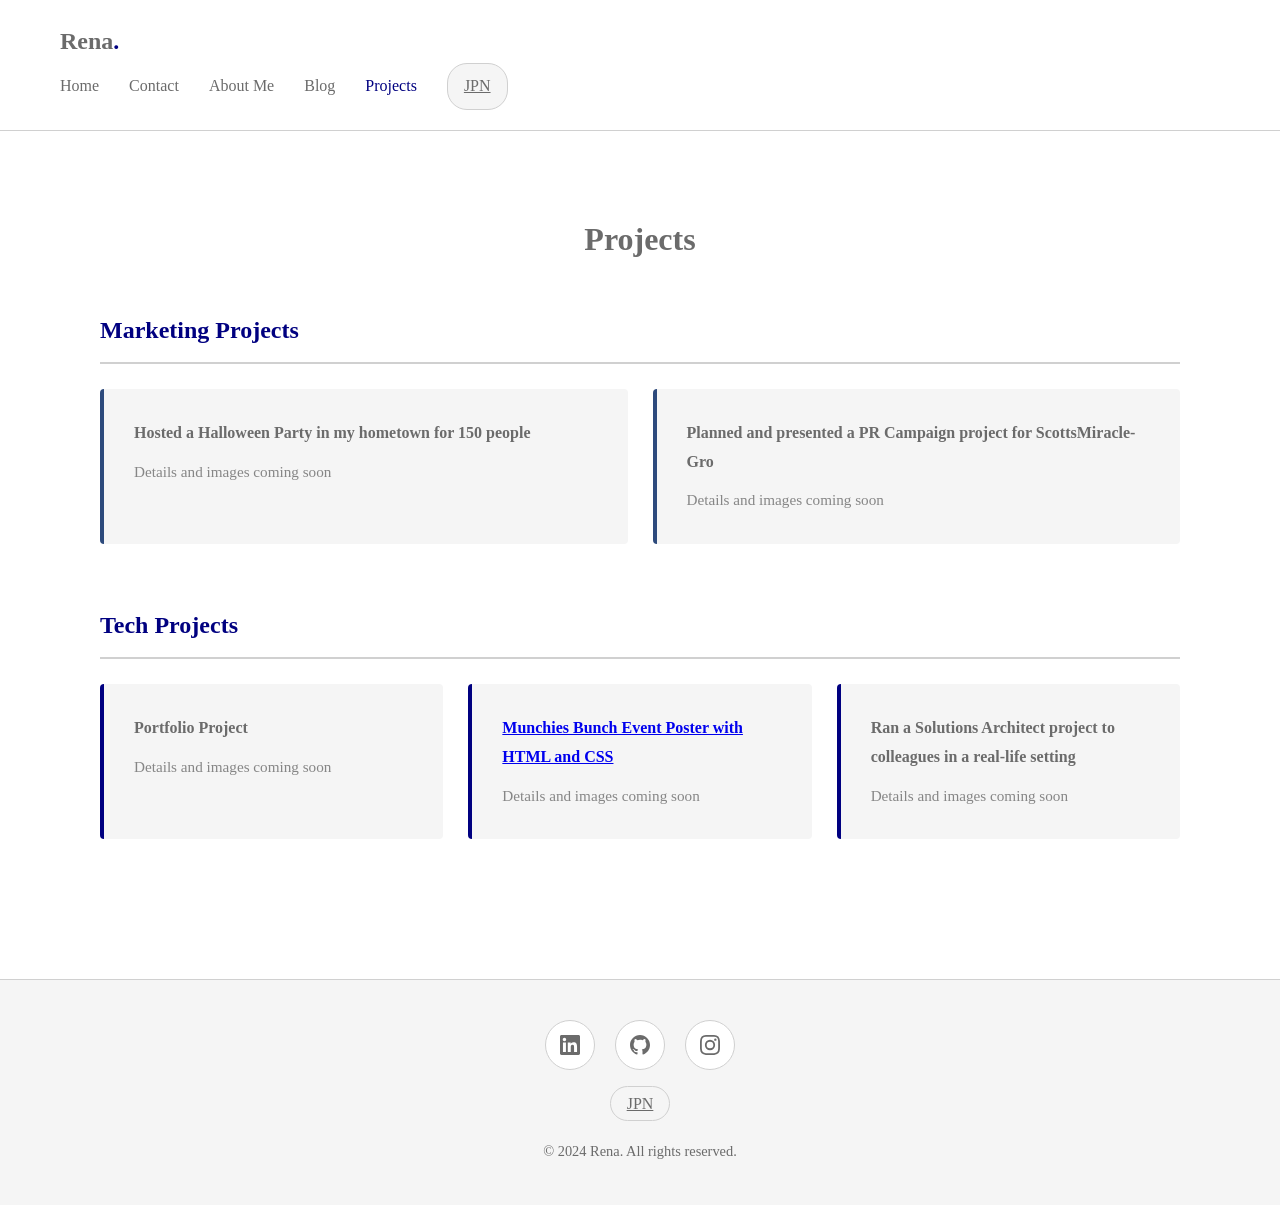
<file: projects.html>
<!DOCTYPE html>
<html lang="en">
<head>
    <meta charset="UTF-8">
    <meta name="viewport" content="width=device-width, initial-scale=1.0">
    <title>Rena's Portfolio | Projects</title>
    <link rel="stylesheet" href="css/renas-portfolio.css">
</head>
<body>
    <!-- Header -->
    <header>
        <div class="logo">Rena<span>.</span></div>
        <div class="header-right">
            <nav>
                <ul>
                    <li><a href="index.html" class="nav-link">Home</a></li>
                    <li><a href="contact.html" class="nav-link">Contact</a></li>
                    <li><a href="about.html" class="nav-link">About Me</a></li>
                    <li><a href="blog.html" class="nav-link">Blog</a></li>
                    <li><a href="projects.html" class="nav-link active">Projects</a></li>
                </ul>
            </nav>
            <a href="projects.jpn.html" class="lang-toggle">JPN</a>
        </div>
    </header>

    <!-- Main Content -->
    <main>
        <section class="page active">
            <div class="projects-content">
                <h2>Projects</h2>

                <div class="projects-section">
                    <h3>Marketing Projects</h3>
                    <div class="project-grid">
                        <div class="project-card marketing">
                            <h4>Hosted a Halloween Party in my hometown for 150 people</h4>
                            <p>Details and images coming soon</p>
                        </div>
                        <div class="project-card marketing">
                            <h4>Planned and presented a PR Campaign project for ScottsMiracle-Gro</h4>
                            <p>Details and images coming soon</p>
                        </div>
                    </div>
                </div>

                <div class="projects-section">
                    <h3>Tech Projects</h3>
                    <div class="project-grid">
                        <div class="project-card">
                            <h4>Portfolio Project</h4>
                            <p>Details and images coming soon</p>
                        </div>
                        <div class="project-card">
                            <h4><a href="prj/munchies-bunch/munchies-bunch-poster.html" class="nav-link">Munchies Bunch Event Poster with HTML and CSS</a></h4>
                            <p>Details and images coming soon</p>
                        </div>
                        <div class="project-card">
                            <h4>Ran a Solutions Architect project to colleagues in a real-life setting</h4>
                            <p>Details and images coming soon</p>
                        </div>
                    </div>
                </div>
            </div>
        </section>
    </main>

    <!-- Footer -->
    <footer>
        <div class="social-links">
            <a href="https://linkedin.com" target="_blank" title="LinkedIn">
                <svg width="20" height="20" fill="currentColor" viewBox="0 0 24 24">
                    <path d="M20.447 20.452h-3.554v-5.569c0-1.328-.027-3.037-1.852-3.037-1.853 0-2.136 1.445-2.136 2.939v5.667H9.351V9h3.414v1.561h.046c.477-.9 1.637-1.85 3.37-1.85 3.601 0 4.267 2.37 4.267 5.455v6.286zM5.337 7.433c-1.144 0-2.063-.926-2.063-2.065 0-1.138.92-2.063 2.063-2.063 1.14 0 2.064.925 2.064 2.063 0 1.139-.925 2.065-2.064 2.065zm1.782 13.019H3.555V9h3.564v11.452zM22.225 0H1.771C.792 0 0 .774 0 1.729v20.542C0 23.227.792 24 1.771 24h20.451C23.2 24 24 23.227 24 22.271V1.729C24 .774 23.2 0 22.222 0h.003z"/>
                </svg>
            </a>
            <a href="https://github.com" target="_blank" title="GitHub">
                <svg width="20" height="20" fill="currentColor" viewBox="0 0 24 24">
                    <path d="M12 0C5.374 0 0 5.373 0 12c0 5.302 3.438 9.8 8.207 11.387.599.111.793-.261.793-.577v-2.234c-3.338.726-4.033-1.416-4.033-1.416-.546-1.387-1.333-1.756-1.333-1.756-1.089-.745.083-.729.083-.729 1.205.084 1.839 1.237 1.839 1.237 1.07 1.834 2.807 1.304 3.492.997.107-.775.418-1.305.762-1.604-2.665-.305-5.467-1.334-5.467-5.931 0-1.311.469-2.381 1.236-3.221-.124-.303-.535-1.524.117-3.176 0 0 1.008-.322 3.301 1.23A11.509 11.509 0 0112 5.803c1.02.005 2.047.138 3.006.404 2.291-1.552 3.297-1.23 3.297-1.23.653 1.653.242 2.874.118 3.176.77.84 1.235 1.911 1.235 3.221 0 4.609-2.807 5.624-5.479 5.921.43.372.823 1.102.823 2.222v3.293c0 .319.192.694.801.576C20.566 21.797 24 17.3 24 12c0-6.627-5.373-12-12-12z"/>
                </svg>
            </a>
            <a href="https://instagram.com" target="_blank" title="Instagram">
                <svg width="20" height="20" fill="currentColor" viewBox="0 0 24 24">
                    <path d="M12 2.163c3.204 0 3.584.012 4.85.07 3.252.148 4.771 1.691 4.919 4.919.058 1.265.069 1.645.069 4.849 0 3.205-.012 3.584-.069 4.849-.149 3.225-1.664 4.771-4.919 4.919-1.266.058-1.644.07-4.85.07-3.204 0-3.584-.012-4.849-.07-3.26-.149-4.771-1.699-4.919-4.92-.058-1.265-.07-1.644-.07-4.849 0-3.204.013-3.583.07-4.849.149-3.227 1.664-4.771 4.919-4.919 1.266-.057 1.645-.069 4.849-.069zM12 0C8.741 0 8.333.014 7.053.072 2.695.272.273 2.69.073 7.052.014 8.333 0 8.741 0 12c0 3.259.014 3.668.072 4.948.2 4.358 2.618 6.78 6.98 6.98C8.333 23.986 8.741 24 12 24c3.259 0 3.668-.014 4.948-.072 4.354-.2 6.782-2.618 6.979-6.98.059-1.28.073-1.689.073-4.948 0-3.259-.014-3.667-.072-4.947-.196-4.354-2.617-6.78-6.979-6.98C15.668.014 15.259 0 12 0zm0 5.838a6.162 6.162 0 100 12.324 6.162 6.162 0 000-12.324zM12 16a4 4 0 110-8 4 4 0 010 8zm6.406-11.845a1.44 1.44 0 100 2.881 1.44 1.44 0 000-2.881z"/>
                </svg>
            </a>
        </div>
        <div class="footer-lang">
            <a href="projects.jpn.html" class="lang-toggle">JPN</a>
        </div>
        <p class="copyright">&copy; 2024 Rena. All rights reserved.</p>
    </footer>
</body>
</html>
</file>
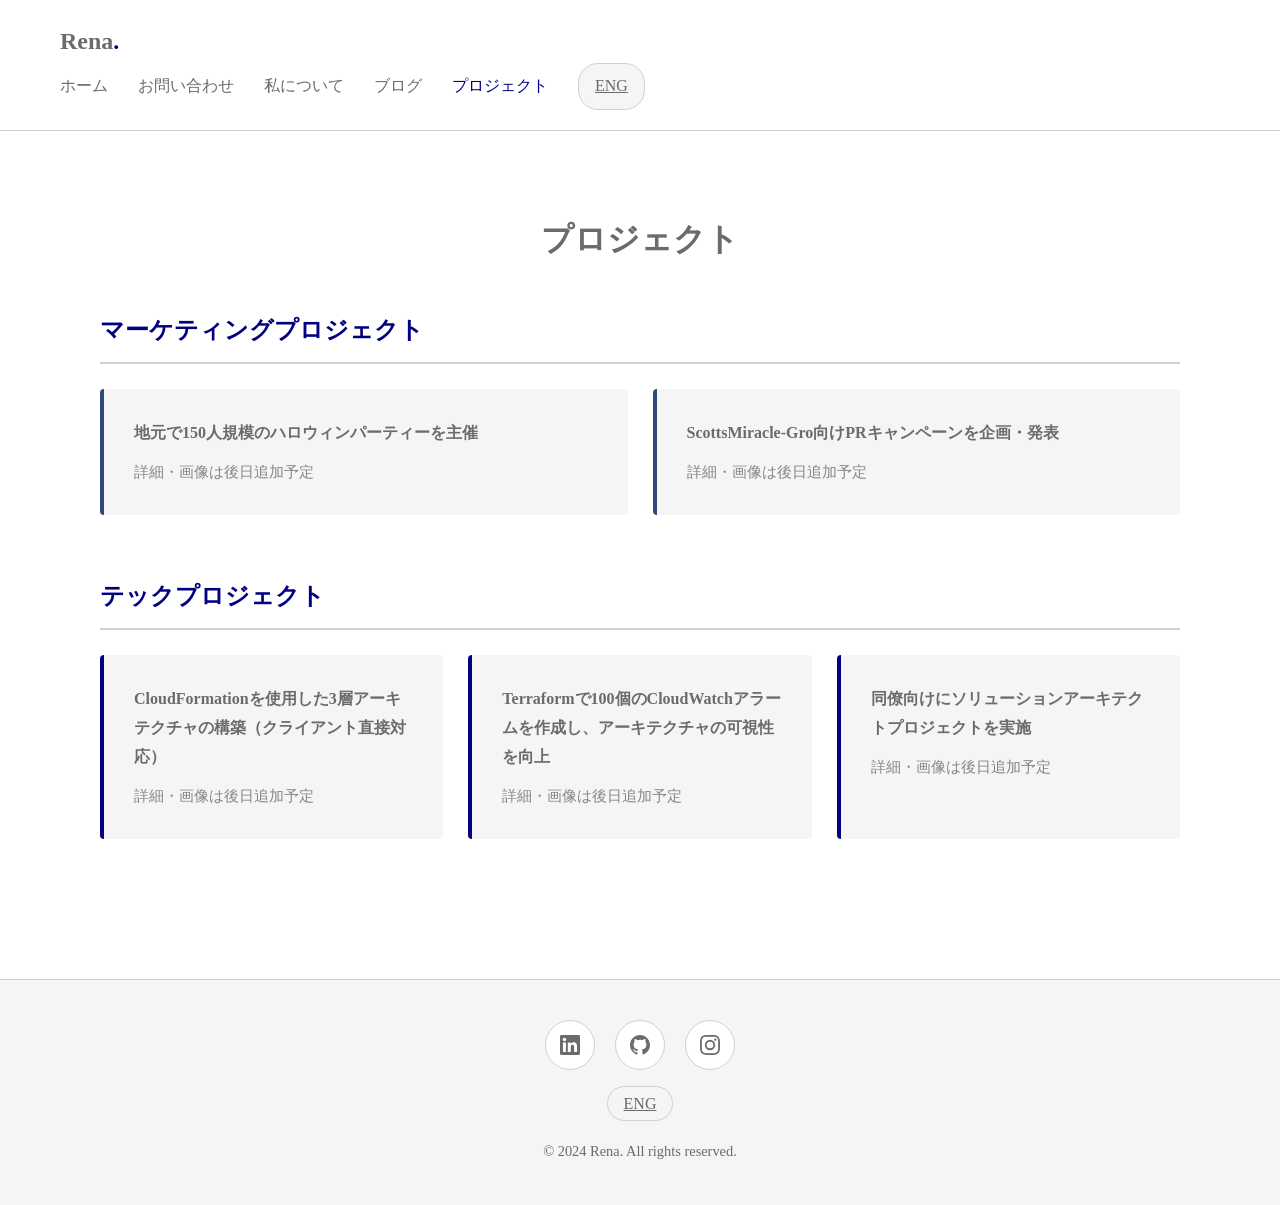
<file: projects.jpn.html>
<!DOCTYPE html>
<html lang="ja">
<head>
    <meta charset="UTF-8">
    <meta name="viewport" content="width=device-width, initial-scale=1.0">
    <title>Rena's Portfolio | プロジェクト</title>
    <link rel="stylesheet" href="renas-portfolio.css">
</head>
<body>
    <!-- Header -->
    <header>
        <div class="logo">Rena<span>.</span></div>
        <div class="header-right">
            <nav>
                <ul>
                    <li><a href="index.jpn.html" class="nav-link">ホーム</a></li>
                    <li><a href="contact.jpn.html" class="nav-link">お問い合わせ</a></li>
                    <li><a href="about.jpn.html" class="nav-link">私について</a></li>
                    <li><a href="blog.jpn.html" class="nav-link">ブログ</a></li>
                    <li><a href="projects.jpn.html" class="nav-link active">プロジェクト</a></li>
                </ul>
            </nav>
            <a href="projects.html" class="lang-toggle">ENG</a>
        </div>
    </header>

    <!-- Main Content -->
    <main>
        <section class="page active">
            <div class="projects-content">
                <h2>プロジェクト</h2>

                <div class="projects-section">
                    <h3>マーケティングプロジェクト</h3>
                    <div class="project-grid">
                        <div class="project-card marketing">
                            <h4>地元で150人規模のハロウィンパーティーを主催</h4>
                            <p>詳細・画像は後日追加予定</p>
                        </div>
                        <div class="project-card marketing">
                            <h4>ScottsMiracle-Gro向けPRキャンペーンを企画・発表</h4>
                            <p>詳細・画像は後日追加予定</p>
                        </div>
                    </div>
                </div>

                <div class="projects-section">
                    <h3>テックプロジェクト</h3>
                    <div class="project-grid">
                        <div class="project-card">
                            <h4>CloudFormationを使用した3層アーキテクチャの構築（クライアント直接対応）</h4>
                            <p>詳細・画像は後日追加予定</p>
                        </div>
                        <div class="project-card">
                            <h4>Terraformで100個のCloudWatchアラームを作成し、アーキテクチャの可視性を向上</h4>
                            <p>詳細・画像は後日追加予定</p>
                        </div>
                        <div class="project-card">
                            <h4>同僚向けにソリューションアーキテクトプロジェクトを実施</h4>
                            <p>詳細・画像は後日追加予定</p>
                        </div>
                    </div>
                </div>
            </div>
        </section>
    </main>

    <!-- Footer -->
    <footer>
        <div class="social-links">
            <a href="https://linkedin.com" target="_blank" title="LinkedIn">
                <svg width="20" height="20" fill="currentColor" viewBox="0 0 24 24">
                    <path d="M20.447 20.452h-3.554v-5.569c0-1.328-.027-3.037-1.852-3.037-1.853 0-2.136 1.445-2.136 2.939v5.667H9.351V9h3.414v1.561h.046c.477-.9 1.637-1.85 3.37-1.85 3.601 0 4.267 2.37 4.267 5.455v6.286zM5.337 7.433c-1.144 0-2.063-.926-2.063-2.065 0-1.138.92-2.063 2.063-2.063 1.14 0 2.064.925 2.064 2.063 0 1.139-.925 2.065-2.064 2.065zm1.782 13.019H3.555V9h3.564v11.452zM22.225 0H1.771C.792 0 0 .774 0 1.729v20.542C0 23.227.792 24 1.771 24h20.451C23.2 24 24 23.227 24 22.271V1.729C24 .774 23.2 0 22.222 0h.003z"/>
                </svg>
            </a>
            <a href="https://github.com" target="_blank" title="GitHub">
                <svg width="20" height="20" fill="currentColor" viewBox="0 0 24 24">
                    <path d="M12 0C5.374 0 0 5.373 0 12c0 5.302 3.438 9.8 8.207 11.387.599.111.793-.261.793-.577v-2.234c-3.338.726-4.033-1.416-4.033-1.416-.546-1.387-1.333-1.756-1.333-1.756-1.089-.745.083-.729.083-.729 1.205.084 1.839 1.237 1.839 1.237 1.07 1.834 2.807 1.304 3.492.997.107-.775.418-1.305.762-1.604-2.665-.305-5.467-1.334-5.467-5.931 0-1.311.469-2.381 1.236-3.221-.124-.303-.535-1.524.117-3.176 0 0 1.008-.322 3.301 1.23A11.509 11.509 0 0112 5.803c1.02.005 2.047.138 3.006.404 2.291-1.552 3.297-1.23 3.297-1.23.653 1.653.242 2.874.118 3.176.77.84 1.235 1.911 1.235 3.221 0 4.609-2.807 5.624-5.479 5.921.43.372.823 1.102.823 2.222v3.293c0 .319.192.694.801.576C20.566 21.797 24 17.3 24 12c0-6.627-5.373-12-12-12z"/>
                </svg>
            </a>
            <a href="https://instagram.com" target="_blank" title="Instagram">
                <svg width="20" height="20" fill="currentColor" viewBox="0 0 24 24">
                    <path d="M12 2.163c3.204 0 3.584.012 4.85.07 3.252.148 4.771 1.691 4.919 4.919.058 1.265.069 1.645.069 4.849 0 3.205-.012 3.584-.069 4.849-.149 3.225-1.664 4.771-4.919 4.919-1.266.058-1.644.07-4.85.07-3.204 0-3.584-.012-4.849-.07-3.26-.149-4.771-1.699-4.919-4.92-.058-1.265-.07-1.644-.07-4.849 0-3.204.013-3.583.07-4.849.149-3.227 1.664-4.771 4.919-4.919 1.266-.057 1.645-.069 4.849-.069zM12 0C8.741 0 8.333.014 7.053.072 2.695.272.273 2.69.073 7.052.014 8.333 0 8.741 0 12c0 3.259.014 3.668.072 4.948.2 4.358 2.618 6.78 6.98 6.98C8.333 23.986 8.741 24 12 24c3.259 0 3.668-.014 4.948-.072 4.354-.2 6.782-2.618 6.979-6.98.059-1.28.073-1.689.073-4.948 0-3.259-.014-3.667-.072-4.947-.196-4.354-2.617-6.78-6.979-6.98C15.668.014 15.259 0 12 0zm0 5.838a6.162 6.162 0 100 12.324 6.162 6.162 0 000-12.324zM12 16a4 4 0 110-8 4 4 0 010 8zm6.406-11.845a1.44 1.44 0 100 2.881 1.44 1.44 0 000-2.881z"/>
                </svg>
            </a>
        </div>
        <div class="footer-lang">
            <a href="projects.html" class="lang-toggle">ENG</a>
        </div>
        <p class="copyright">&copy; 2024 Rena. All rights reserved.</p>
    </footer>
</body>
</html>
</file>
<file: css/renas-portfolio.css>
* {
    margin: 0;
    padding: 0;
    box-sizing: border-box;
}

:root {
    --primary: #ffffff;
    --secondary: navy;
    --secondary-light: #2d4a7c;
    --tertiary: #4a4543;
    --quaternary: #6b6b6b;
    --quinary: #f5f5f5;
    --border: #d0d0d0;
}

body {
    font-family: 'Times New Roman', Times, Georgia, serif;
    background-color: var(--primary);
    color: var(--tertiary);
    line-height: 1.8;
}

/* Header */
header {
    display: center;
    justify-content: space-between;
    align-items: center;
    padding: 20px 60px;
    background-color: var(--primary);
    border-bottom: 1px solid var(--border);
    position: sticky;
    top: 0;
    z-index: 100;
}

.logo {
    font-size: 1.5rem;
    font-weight: 600;
    color: var(--quaternary);
}

.logo span {
    color: var(--secondary);
}

.header-right {
    display: flex;
    align-items: center;
    gap: 30px;
}

nav ul {
    display: flex;
    list-style: none;
    gap: 30px;
}

nav ul li a {
    text-decoration: none;
    color: var(--quaternary);
    font-weight: 500;
    transition: color 0.3s;
    cursor: pointer;
}

nav ul li a:hover,
nav ul li a.active {
    color: var(--secondary);
}

.lang-toggle {
    background-color: var(--quinary);
    border: 1px solid var(--border);
    padding: 8px 16px;
    border-radius: 20px;
    cursor: pointer;
    font-weight: 500;
    color: var(--quaternary);
    transition: all 0.3s;
}

.lang-toggle:hover {
    background-color: var(--secondary);
    color: var(--primary);
}

/* Main Content */
main {
    min-height: calc(100vh - 200px);
    position: relative;
    overflow: hidden;
}

.page {
    display: none;
    padding: 80px 60px;
    max-width: 1200px;
    margin: 0 auto;
    position: relative;
}

.page.active {
    display: block;
}

/* Decorative Elements Positioning */
.decor-container {
    position: fixed;
    top: 0;
    left: 0;
    width: 100%;
    height: 100%;
    pointer-events: none;
    z-index: -1;
}



/* Home Page */
.home-content {
    display: flex;
    align-items: center;
    gap: 80px;
    min-height: 60vh;
}

.home-text {
    flex: 1;
}

.home-text h1 {
    font-size: 3rem;
    color: var(--quaternary);
    margin-bottom: 30px;
    line-height: 1.3;
}

.home-text h1 span {
    color: var(--secondary);
}

.home-text p {
    font-size: 1.1rem;
    color: var(--quaternary);
    max-width: 600px;
}

.profile-image {
    flex-shrink: 0;
}

.profile-image img {
    width: 350px;
    height: 350px;
    object-fit: cover;
    border-radius: 50%;
    border: 3px solid var(--secondary);
    box-shadow: 0 10px 30px rgba(0,0,0,0.1);
}

/* Contact Page */
.contact-content {
    max-width: 600px;
    margin: 0 auto;
    text-align: center;
}

.contact-content h2 {
    font-size: 2rem;
    color: var(--quaternary);
    margin-bottom: 30px;
}

.contact-content h2 span {
    color: var(--secondary);
}

.contact-email {
    background-color: var(--quinary);
    padding: 15px 30px;
    border-radius: 10px;
    margin-bottom: 40px;
    display: inline-block;
}

.contact-email a {
    color: var(--quaternary);
    text-decoration: none;
}

.contact-form {
    text-align: left;
}

.form-group {
    margin-bottom: 25px;
}

.form-group label {
    display: block;
    margin-bottom: 8px;
    color: var(--quaternary);
    font-weight: 500;
}

.form-group input,
.form-group textarea {
    width: 100%;
    padding: 15px;
    border: 1px solid var(--border);
    border-radius: 4px;
    font-size: 1rem;
    font-family: inherit;
    transition: border-color 0.3s;
}

.form-group input:focus,
.form-group textarea:focus {
    outline: none;
    border-color: var(--secondary);
}

.form-group textarea {
    min-height: 150px;
    resize: vertical;
}

.submit-btn {
    background-color: var(--secondary);
    color: var(--primary);
    border: none;
    padding: 15px 40px;
    border-radius: 4px;
    font-size: 1rem;
    font-family: inherit;
    cursor: pointer;
    transition: all 0.3s;
}

.submit-btn:hover {
    background-color: var(--quaternary);
    transform: translateY(-2px);
}

/* About Page */
.about-content {
    display: flex;
    align-items: center;
    gap: 60px;
}

.about-image img {
    width: 300px;
    height: 300px;
    object-fit: cover;
    border-radius: 4px;
    border: 2px solid var(--secondary);
}

.about-text h2 {
    font-size: 2rem;
    color: var(--quaternary);
    margin-bottom: 20px;
}

.about-text h2 span {
    color: var(--secondary);
}

.about-text p {
    color: var(--quaternary);
    font-size: 1.1rem;
    max-width: 600px;
}

/* Blog Page */
.blog-content h2 {
    font-size: 2rem;
    color: var(--quaternary);
    margin-bottom: 40px;
    text-align: center;
}

.blog-grid {
    display: grid;
    grid-template-columns: repeat(auto-fit, minmax(350px, 1fr));
    gap: 30px;
}

.blog-card {
    background-color: var(--quinary);
    border-radius: 4px;
    overflow: hidden;
    transition: transform 0.3s, box-shadow 0.3s;
}

.blog-card:hover {
    transform: translateY(-5px);
    box-shadow: 0 10px 30px rgba(0,0,0,0.1);
}

.blog-card-image {
    height: 200px;
    background: linear-gradient(135deg, var(--quinary) 0%, var(--secondary-light) 100%);
    display: flex;
    align-items: center;
    justify-content: center;
    font-size: 4rem;
}

.blog-card-content {
    padding: 25px;
}

.blog-card-content h3 {
    color: var(--quaternary);
    margin-bottom: 10px;
}

.blog-card-content p {
    color: var(--quaternary);
    opacity: 0.8;
    font-size: 0.95rem;
}

.blog-card-content .date {
    color: var(--secondary);
    font-size: 0.85rem;
    margin-top: 15px;
}

/* Projects Page */
.projects-content h2 {
    font-size: 2rem;
    color: var(--quaternary);
    margin-bottom: 40px;
    text-align: center;
}

.projects-section {
    margin-bottom: 60px;
}

.projects-section h3 {
    font-size: 1.5rem;
    color: var(--secondary);
    margin-bottom: 25px;
    padding-bottom: 10px;
    border-bottom: 2px solid var(--border);
}

.project-grid {
    display: grid;
    grid-template-columns: repeat(auto-fit, minmax(300px, 1fr));
    gap: 25px;
}

.project-card {
    background-color: var(--quinary);
    padding: 30px;
    border-radius: 4px;
    border-left: 4px solid var(--secondary);
    transition: all 0.3s;
}

.project-card:hover {
    transform: translateX(5px);
    box-shadow: 0 5px 20px rgba(0,0,0,0.08);
}

.project-card.marketing {
    border-left-color: var(--secondary-light);
}

.project-card h4 {
    color: var(--quaternary);
    margin-bottom: 10px;
}

.project-card p {
    color: var(--quaternary);
    opacity: 0.8;
    font-size: 0.95rem;
}

/* Footer */
footer {
    background-color: var(--quinary);
    padding: 40px 60px;
    text-align: center;
    border-top: 1px solid var(--border);
}

.social-links {
    display: flex;
    justify-content: center;
    gap: 20px;
    margin-bottom: 20px;
}

.social-links a {
    display: flex;
    align-items: center;
    justify-content: center;
    width: 50px;
    height: 50px;
    background-color: var(--primary);
    border-radius: 50%;
    color: var(--quaternary);
    text-decoration: none;
    transition: all 0.3s;
    border: 1px solid var(--border);
}

.social-links a:hover {
    background-color: var(--secondary);
    color: var(--primary);
    border-color: var(--secondary);
}

.footer-lang {
    margin-top: 20px;
}

.copyright {
    color: var(--quaternary);
    font-size: 0.9rem;
    margin-top: 20px;
}

/* Floating Language Toggle */
.floating-lang {
    position: fixed;
    bottom: 30px;
    right: 30px;
    z-index: 1000;
    opacity: 0;
    visibility: hidden;
    transition: all 0.3s;
}

.floating-lang.visible {
    opacity: 1;
    visibility: visible;
}

.floating-lang .lang-toggle {
    box-shadow: 0 5px 20px rgba(0,0,0,0.15);
}



/* Responsive */
@media (max-width: 768px) {
    header {
        padding: 15px 20px;
        flex-direction: column;
        gap: 15px;
    }

    .header-right {
        flex-direction: column;
        gap: 15px;
    }

    nav ul {
        gap: 15px;
        flex-wrap: wrap;
        justify-content: center;
    }

    .page {
        padding: 40px 20px;
    }

    .home-content,
    .about-content {
        flex-direction: column;
        text-align: center;
    }

    .home-text h1 {
        font-size: 60px;
    }

    .home-text h2 {
        font-size: 30px;
    }

    .profile-image img,
    .about-image img {
        width: 250px;
        height: 250px;
    }
}
</file>
<file: renas-portfolio.css>
* {
    margin: 0;
    padding: 0;
    box-sizing: border-box;
}

:root {
    --primary: #ffffff;
    --secondary: navy;
    --secondary-light: #2d4a7c;
    --tertiary: #4a4543;
    --quaternary: #6b6b6b;
    --quinary: #f5f5f5;
    --border: #d0d0d0;
}

body {
    font-family: 'Times New Roman', Times, Georgia, serif;
    background-color: var(--primary);
    color: var(--tertiary);
    line-height: 1.8;
}

/* Header */
header {
    display: center;
    justify-content: space-between;
    align-items: center;
    padding: 20px 60px;
    background-color: var(--primary);
    border-bottom: 1px solid var(--border);
    position: sticky;
    top: 0;
    z-index: 100;
}

.logo {
    font-size: 1.5rem;
    font-weight: 600;
    color: var(--quaternary);
}

.logo span {
    color: var(--secondary);
}

.header-right {
    display: flex;
    align-items: center;
    gap: 30px;
}

nav ul {
    display: flex;
    list-style: none;
    gap: 30px;
}

nav ul li a {
    text-decoration: none;
    color: var(--quaternary);
    font-weight: 500;
    transition: color 0.3s;
    cursor: pointer;
}

nav ul li a:hover,
nav ul li a.active {
    color: var(--secondary);
}

.lang-toggle {
    background-color: var(--quinary);
    border: 1px solid var(--border);
    padding: 8px 16px;
    border-radius: 20px;
    cursor: pointer;
    font-weight: 500;
    color: var(--quaternary);
    transition: all 0.3s;
}

.lang-toggle:hover {
    background-color: var(--secondary);
    color: var(--primary);
}

/* Main Content */
main {
    min-height: calc(100vh - 200px);
    position: relative;
    overflow: hidden;
}

.page {
    display: none;
    padding: 80px 60px;
    max-width: 1200px;
    margin: 0 auto;
    position: relative;
}

.page.active {
    display: block;
}

/* Decorative Elements Positioning */
.decor-container {
    position: fixed;
    top: 0;
    left: 0;
    width: 100%;
    height: 100%;
    pointer-events: none;
    z-index: -1;
}



/* Home Page */
.home-content {
    display: flex;
    align-items: center;
    gap: 80px;
    min-height: 60vh;
}

.home-text {
    flex: 1;
}

.home-text h1 {
    font-size: 3rem;
    color: var(--quaternary);
    margin-bottom: 30px;
    line-height: 1.3;
}

.home-text h1 span {
    color: var(--secondary);
}

.home-text p {
    font-size: 1.1rem;
    color: var(--quaternary);
    max-width: 600px;
}

.profile-image {
    flex-shrink: 0;
}

.profile-image img {
    width: 350px;
    height: 350px;
    object-fit: cover;
    border-radius: 50%;
    border: 3px solid var(--secondary);
    box-shadow: 0 10px 30px rgba(0,0,0,0.1);
}

/* Contact Page */
.contact-content {
    max-width: 600px;
    margin: 0 auto;
    text-align: center;
}

.contact-content h2 {
    font-size: 2rem;
    color: var(--quaternary);
    margin-bottom: 30px;
}

.contact-content h2 span {
    color: var(--secondary);
}

.contact-email {
    background-color: var(--quinary);
    padding: 15px 30px;
    border-radius: 10px;
    margin-bottom: 40px;
    display: inline-block;
}

.contact-email a {
    color: var(--quaternary);
    text-decoration: none;
}

.contact-form {
    text-align: left;
}

.form-group {
    margin-bottom: 25px;
}

.form-group label {
    display: block;
    margin-bottom: 8px;
    color: var(--quaternary);
    font-weight: 500;
}

.form-group input,
.form-group textarea {
    width: 100%;
    padding: 15px;
    border: 1px solid var(--border);
    border-radius: 4px;
    font-size: 1rem;
    font-family: inherit;
    transition: border-color 0.3s;
}

.form-group input:focus,
.form-group textarea:focus {
    outline: none;
    border-color: var(--secondary);
}

.form-group textarea {
    min-height: 150px;
    resize: vertical;
}

.submit-btn {
    background-color: var(--secondary);
    color: var(--primary);
    border: none;
    padding: 15px 40px;
    border-radius: 4px;
    font-size: 1rem;
    font-family: inherit;
    cursor: pointer;
    transition: all 0.3s;
}

.submit-btn:hover {
    background-color: var(--quaternary);
    transform: translateY(-2px);
}

/* About Page */
.about-content {
    display: flex;
    align-items: center;
    gap: 60px;
}

.about-image img {
    width: 300px;
    height: 300px;
    object-fit: cover;
    border-radius: 4px;
    border: 2px solid var(--secondary);
}

.about-text h2 {
    font-size: 2rem;
    color: var(--quaternary);
    margin-bottom: 20px;
}

.about-text h2 span {
    color: var(--secondary);
}

.about-text p {
    color: var(--quaternary);
    font-size: 1.1rem;
    max-width: 600px;
}

/* Blog Page */
.blog-content h2 {
    font-size: 2rem;
    color: var(--quaternary);
    margin-bottom: 40px;
    text-align: center;
}

.blog-grid {
    display: grid;
    grid-template-columns: repeat(auto-fit, minmax(350px, 1fr));
    gap: 30px;
}

.blog-card {
    background-color: var(--quinary);
    border-radius: 4px;
    overflow: hidden;
    transition: transform 0.3s, box-shadow 0.3s;
}

.blog-card:hover {
    transform: translateY(-5px);
    box-shadow: 0 10px 30px rgba(0,0,0,0.1);
}

.blog-card-image {
    height: 200px;
    background: linear-gradient(135deg, var(--quinary) 0%, var(--secondary-light) 100%);
    display: flex;
    align-items: center;
    justify-content: center;
    font-size: 4rem;
}

.blog-card-content {
    padding: 25px;
}

.blog-card-content h3 {
    color: var(--quaternary);
    margin-bottom: 10px;
}

.blog-card-content p {
    color: var(--quaternary);
    opacity: 0.8;
    font-size: 0.95rem;
}

.blog-card-content .date {
    color: var(--secondary);
    font-size: 0.85rem;
    margin-top: 15px;
}

/* Projects Page */
.projects-content h2 {
    font-size: 2rem;
    color: var(--quaternary);
    margin-bottom: 40px;
    text-align: center;
}

.projects-section {
    margin-bottom: 60px;
}

.projects-section h3 {
    font-size: 1.5rem;
    color: var(--secondary);
    margin-bottom: 25px;
    padding-bottom: 10px;
    border-bottom: 2px solid var(--border);
}

.project-grid {
    display: grid;
    grid-template-columns: repeat(auto-fit, minmax(300px, 1fr));
    gap: 25px;
}

.project-card {
    background-color: var(--quinary);
    padding: 30px;
    border-radius: 4px;
    border-left: 4px solid var(--secondary);
    transition: all 0.3s;
}

.project-card:hover {
    transform: translateX(5px);
    box-shadow: 0 5px 20px rgba(0,0,0,0.08);
}

.project-card.marketing {
    border-left-color: var(--secondary-light);
}

.project-card h4 {
    color: var(--quaternary);
    margin-bottom: 10px;
}

.project-card p {
    color: var(--quaternary);
    opacity: 0.8;
    font-size: 0.95rem;
}

/* Footer */
footer {
    background-color: var(--quinary);
    padding: 40px 60px;
    text-align: center;
    border-top: 1px solid var(--border);
}

.social-links {
    display: flex;
    justify-content: center;
    gap: 20px;
    margin-bottom: 20px;
}

.social-links a {
    display: flex;
    align-items: center;
    justify-content: center;
    width: 50px;
    height: 50px;
    background-color: var(--primary);
    border-radius: 50%;
    color: var(--quaternary);
    text-decoration: none;
    transition: all 0.3s;
    border: 1px solid var(--border);
}

.social-links a:hover {
    background-color: var(--secondary);
    color: var(--primary);
    border-color: var(--secondary);
}

.footer-lang {
    margin-top: 20px;
}

.copyright {
    color: var(--quaternary);
    font-size: 0.9rem;
    margin-top: 20px;
}

/* Floating Language Toggle */
.floating-lang {
    position: fixed;
    bottom: 30px;
    right: 30px;
    z-index: 1000;
    opacity: 0;
    visibility: hidden;
    transition: all 0.3s;
}

.floating-lang.visible {
    opacity: 1;
    visibility: visible;
}

.floating-lang .lang-toggle {
    box-shadow: 0 5px 20px rgba(0,0,0,0.15);
}



/* Responsive */
@media (max-width: 768px) {
    header {
        padding: 15px 20px;
        flex-direction: column;
        gap: 15px;
    }

    .header-right {
        flex-direction: column;
        gap: 15px;
    }

    nav ul {
        gap: 15px;
        flex-wrap: wrap;
        justify-content: center;
    }

    .page {
        padding: 40px 20px;
    }

    .home-content,
    .about-content {
        flex-direction: column;
        text-align: center;
    }

    .home-text h1 {
        font-size: 60px;
    }

    .home-text h2 {
        font-size: 30px;
    }

    .profile-image img,
    .about-image img {
        width: 250px;
        height: 250px;
    }
}
</file>
